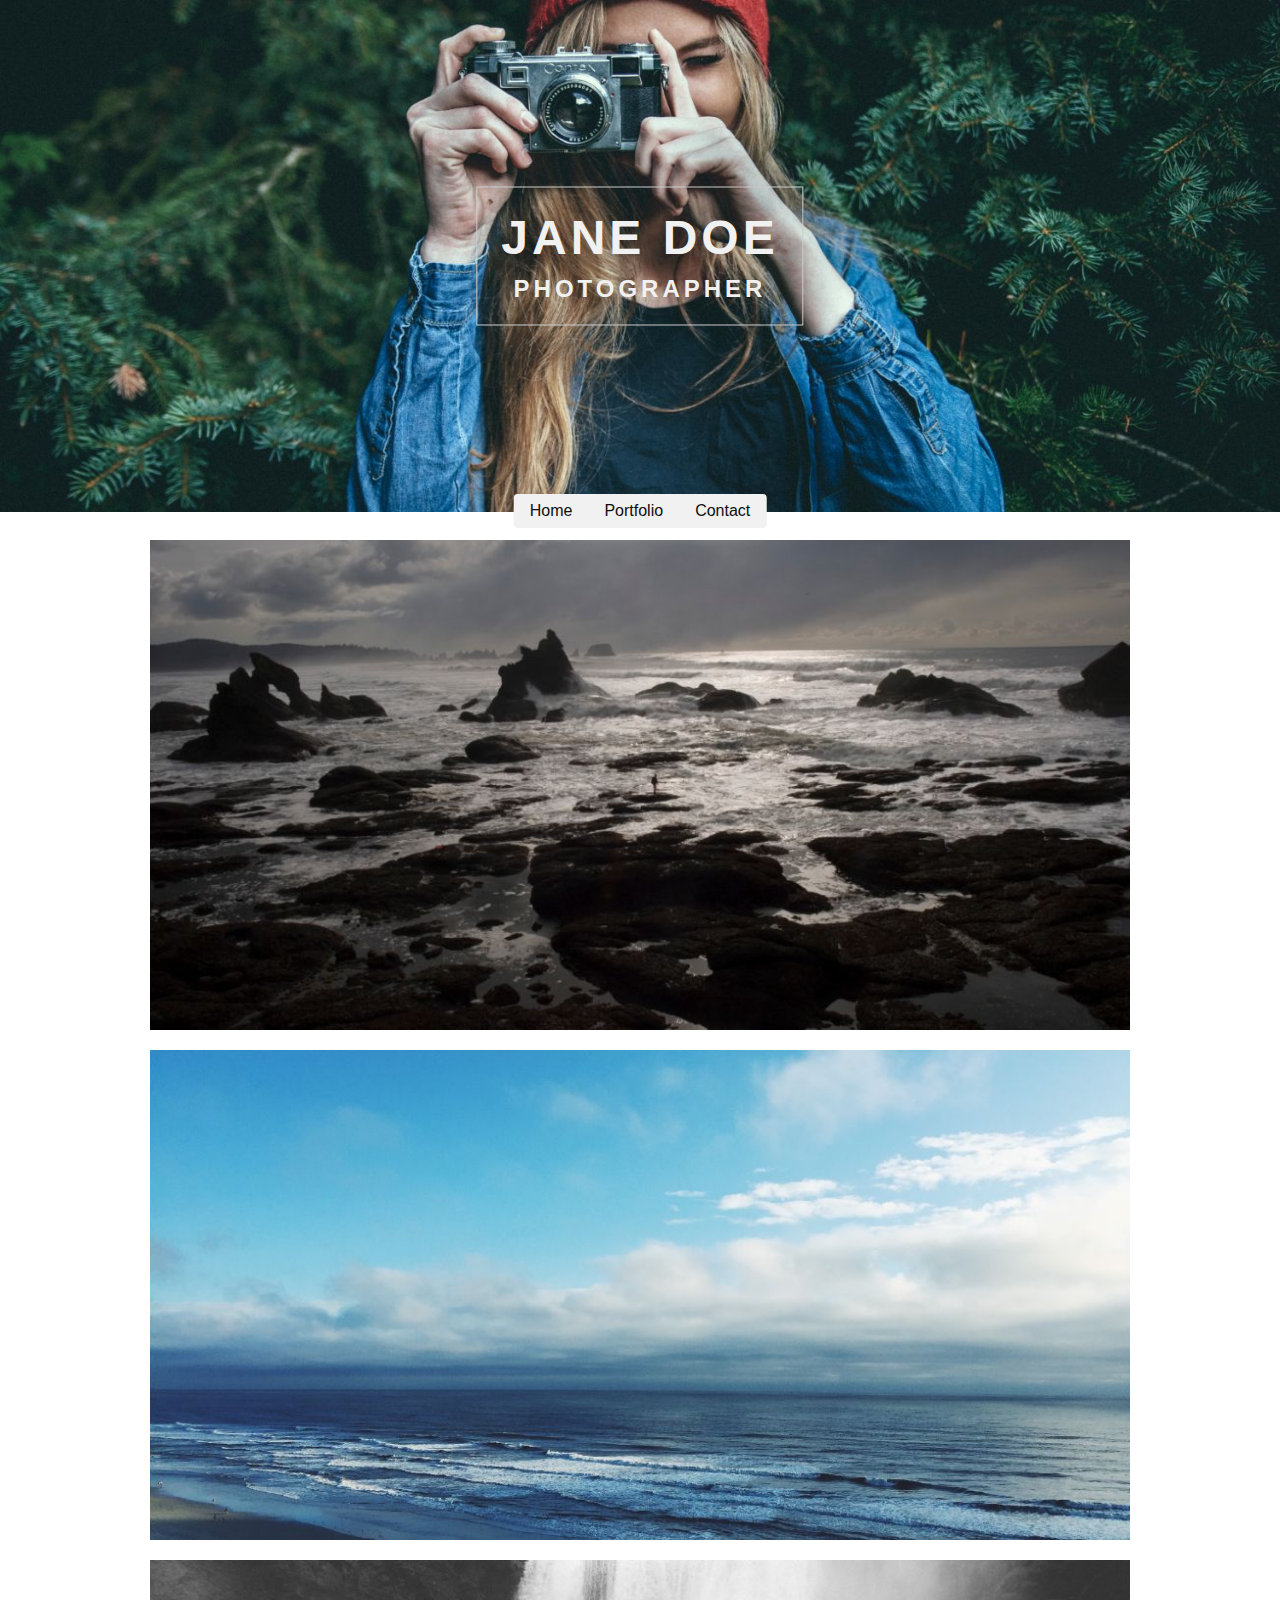
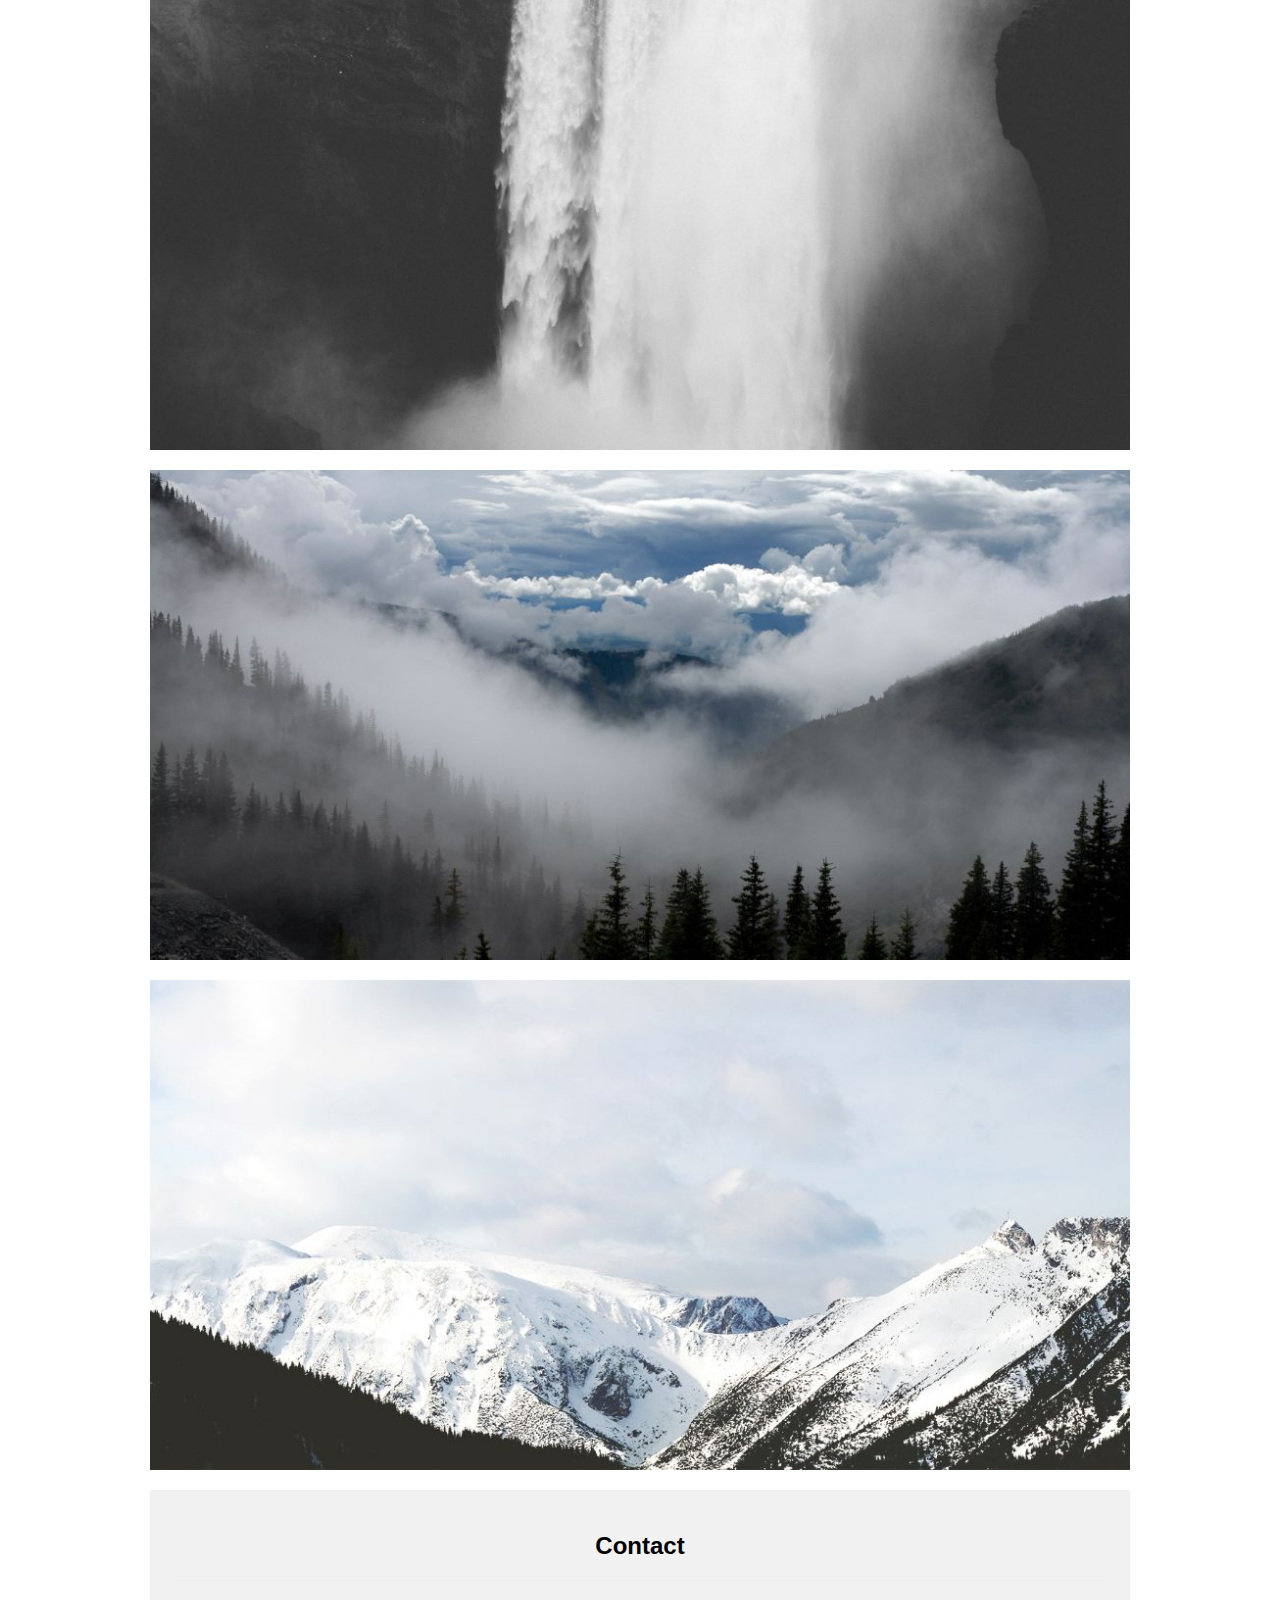
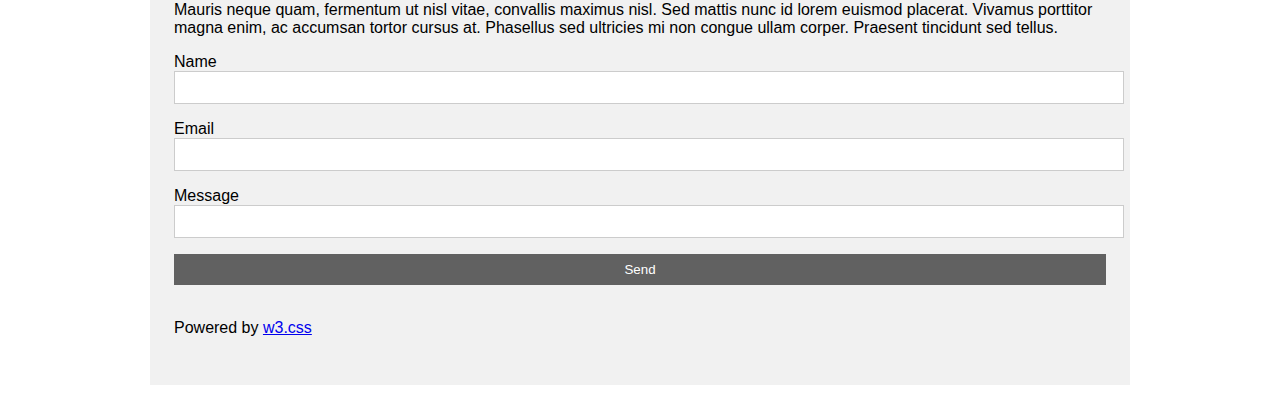
<file: 0306/index.html>
<!DOCTYPE html>
<html lang="en">

<head>
    <meta charset="UTF-8">
    <meta http-equiv="X-UA-Compatible" content="IE=edge">
    <meta name="viewport" content="width=device-width, initial-scale=1.0">
    <link rel="stylesheet" href="style.css">
    <title>Alihan Keskin</title>
</head>

<body>
    <header>
        <img src="photographer.jpg" alt="">
        <div id="title-box">
            <h1>JANE DOE</h1>
            <h3>PHOTOGRAPHER</h3>
        </div>
        <nav>
            <a href="#">Home</a>
            <a href="#portfolio">Portfolio</a>
            <a href="#contact">Contact</a>
        </nav>
    </header>
    <main id="portfolio">
        <img src="ocean.jpg" alt="">
        <img src="ocean2.jpg" alt="">
        <img src="falls2.jpg" alt="">
        <img src="mountainskies.jpg" alt="">
        <img src="mountains2.jpg" alt="">
        <div id="contact">
            <h3>Contact</h3>
            <hr>
            <p>
                Mauris neque quam, fermentum ut nisl vitae, convallis maximus nisl. Sed mattis nunc id lorem euismod
                placerat. Vivamus porttitor magna enim, ac accumsan tortor cursus at. Phasellus sed ultricies mi non
                congue ullam corper. Praesent tincidunt sed tellus.
            </p>
            <form action="">
                <div>
                    <label for="">Name</label>
                    <input type="text" name="Name" id="">
                </div>
                <div>
                    <label for="">Email</label>
                    <input type="text" name="Email" id="">
                </div>
                <div>
                    <label for="">Message</label>
                    <input type="text" name="Message" id="">
                </div>
                <button>Send</button>
            </form>
            <br>
            <p>Powered by <a href="https://www.w3schools.com/w3css/default.asp" target="_blank"
                    class="w3-hover-text-green">w3.css</a></p>
        </div>
    </main>
</body>

</html>
</file>
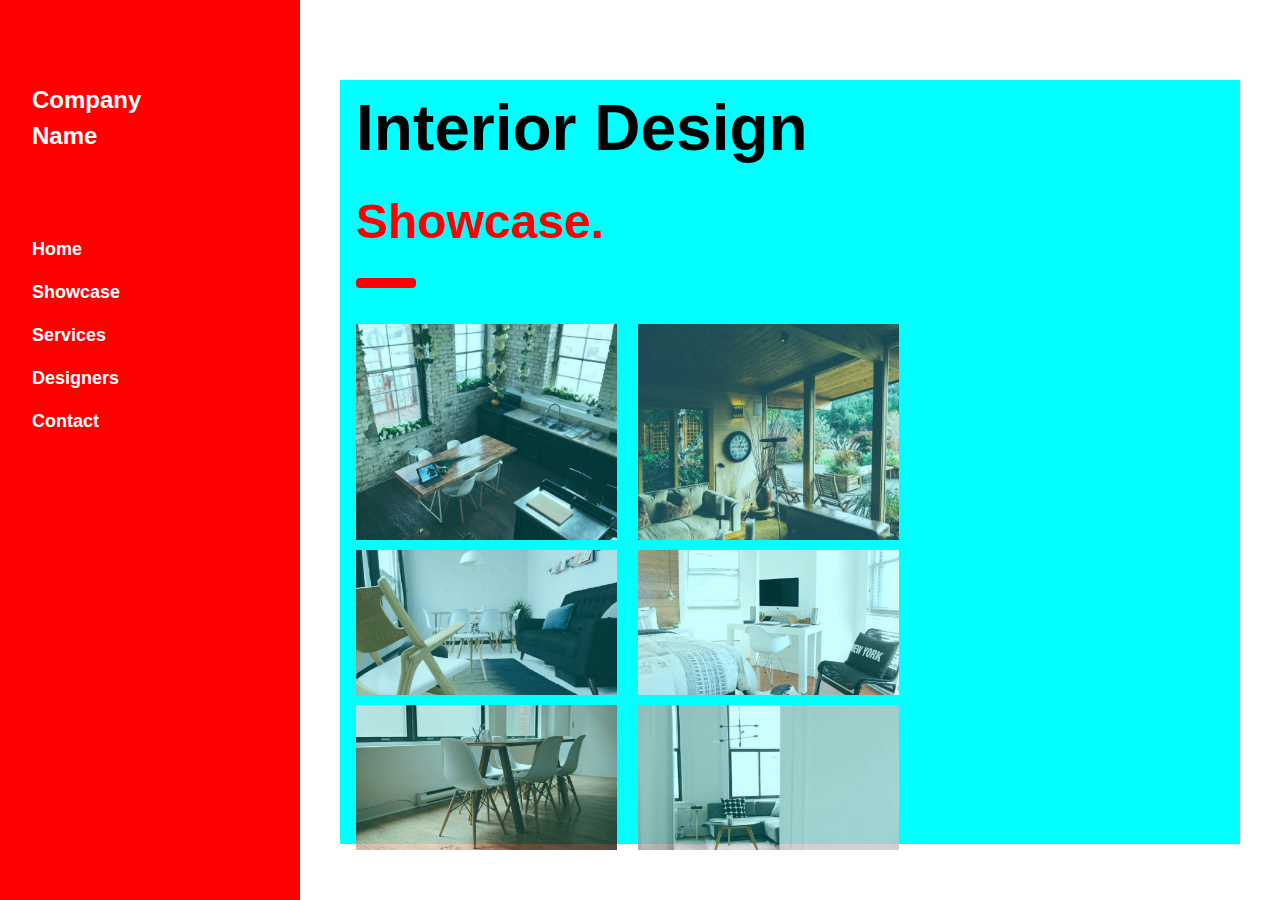
<file: 1006/index.html>
<!DOCTYPE html>
<html lang="en">

<head>
    <meta charset="UTF-8">
    <meta http-equiv="X-UA-Compatible" content="IE=edge">
    <meta name="viewport" content="width=device-width, initial-scale=1.0">
    <title>Ekrem</title>
    <link rel="stylesheet" href="style.css">
</head>

<body>
    <nav>
        <div id="company-name">
            <h2>Company<br>Name</h2>
        </div>
        <div id="menu-list">
            <a href="#">Home</a>
            <a href="#">Showcase</a>
            <a href="#">Services</a>
            <a href="#">Designers</a>
            <a href="#">Contact</a>
        </div>
    </nav>
    <header>
        <a href="">Menu</a>
        <span>Company Name</span>
    </header>
    <main>
        <div id="header">
            <h1>Interior Design</h1>
            <h1>Showcase.</h1>
            <hr>
        </div>
        <div id="photos">
            <div class="col">
                <img src="kitchenconcrete.jpg" alt="">
                <img src="livingroom.jpg" alt="">
                <img src="diningroom.jpg" alt="">
            </div>
            <div class="col">
                <img src="atrium.jpg" alt="">
                <img src="bedroom.jpg" alt="">
                <img src="livingroom2.jpg" alt="">
            </div>
        </div>
        <div id="services"></div>
        <div id="designers"></div>
        <div id="team"></div>
        <div id="contact"></div>
    </main>
</body>

</html>
</file>
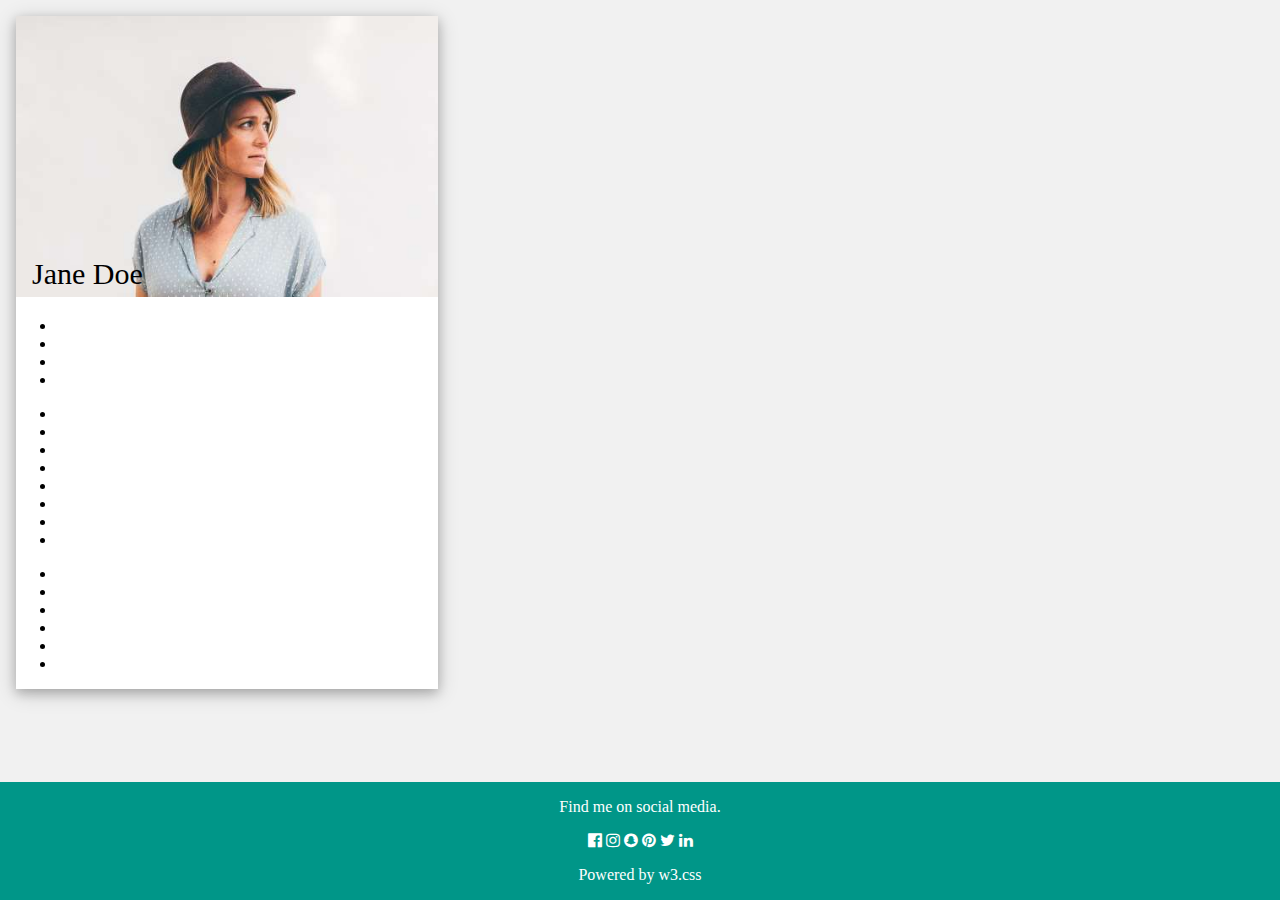
<file: 1606/index.html>
<!DOCTYPE html>
<html lang="en">

<head>
    <meta charset="UTF-8">
    <meta http-equiv="X-UA-Compatible" content="IE=edge">
    <meta name="viewport" content="width=device-width, initial-scale=1.0">
    <title>Document</title>
    <link rel="stylesheet" href="style.css">
    <link rel="stylesheet" href="https://cdnjs.cloudflare.com/ajax/libs/font-awesome/4.7.0/css/font-awesome.min.css">
</head>

<body>
    <section id="left-container">
        <div class="header">
            <img src="avatar_hat.jpg" alt="">
            <h3>Jane Doe</h3>
        </div>
        <div class="personal">
            <ul>
                <li></li>
                <li></li>
                <li></li>
                <li></li>
            </ul>
        </div>
        <div class="skill">
            <h4></h4>
            <ul>
                <li></li>
                <li></li>
                <li></li>
                <li></li>
                <li></li>
                <li></li>
                <li></li>
                <li></li>
            </ul>
        </div>
        <div class="language">
            <h4></h4>
            <ul>
                <li></li>
                <li></li>
                <li></li>
                <li></li>
                <li></li>
                <li></li>
            </ul>
        </div>
    </section>
    <main>
        <div class="container">
            <div class="container-title"></div>
            <ul>
                <li>
                    <div class="work-title"></div>
                    <div class="date"></div>
                    <div class="description"></div>
                </li>
                <li>
                    <div class="work-title"></div>
                    <div class="date"></div>
                    <div class="description"></div>
                </li>
                <li>
                    <div class="work-title"></div>
                    <div class="date"></div>
                    <div class="description"></div>
                </li>
            </ul>
        </div>
        <div class="container">
            <div class="container-title"></div>
            <ul>
                <li>
                    <div class="edu-title"></div>
                    <div class="date"></div>
                    <div class="description"></div>
                </li>
                <li>
                    <div class="edu-title"></div>
                    <div class="date"></div>
                    <div class="description"></div>
                </li>
                <li>
                    <div class="edu-title"></div>
                    <div class="date"></div>
                    <div class="description"></div>
                </li>
            </ul>
        </div>
    </main>
    <footer>
        <p>Find me on social media.</p>
        <div class="social-media">
            <i class="fa fa-facebook-official"></i>
            <i class="fa fa-instagram"></i>
            <i class="fa fa-snapchat"></i>
            <i class="fa fa-pinterest"></i>
            <i class="fa fa-twitter"></i>
            <i class="fa fa-linkedin"></i>
        </div>
        <p>Powered by w3.css</p>
    </footer>
</body>

</html>
</file>
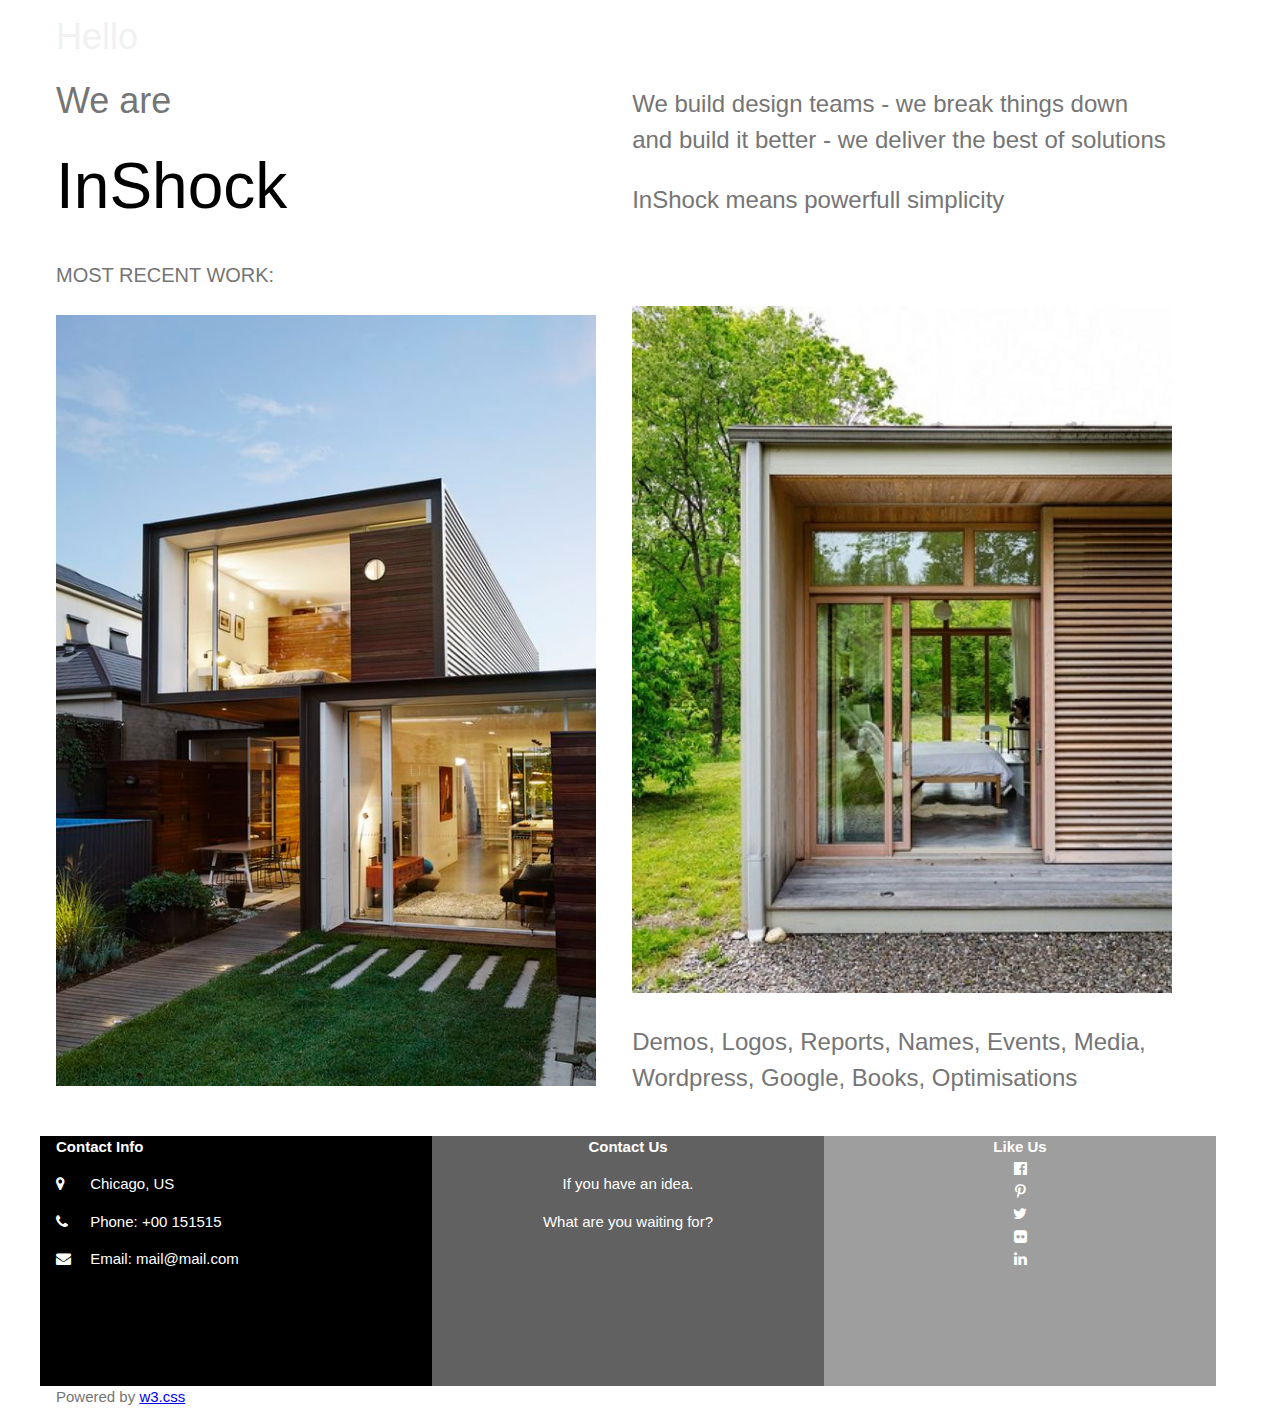
<file: 2306/index.html>
<!DOCTYPE html>
<html lang="en">

<head>
    <meta charset="UTF-8">
    <meta http-equiv="X-UA-Compatible" content="IE=edge">
    <meta name="viewport" content="width=device-width, initial-scale=1.0">
    <title>Document</title>
    <link rel="stylesheet" href="https://cdnjs.cloudflare.com/ajax/libs/font-awesome/4.7.0/css/font-awesome.min.css">
    <link rel="stylesheet" href="style.css">
</head>

<body>
    <div class="row">
        <div class="col">
            <h1>Hello</h1>
            <h1>We are</h1>
            <h1>InShock</h1>
        </div>
        <div class="col">
            <p>We build design teams
                - we break things down and build it better
                - we deliver the best of solutions</p>
            <p>InShock means powerfull simplicity</p>
        </div>
    </div>
    <div class="panel">
        <h4>MOST RECENT WORK:</h4>
    </div>
    <div class="row">
        <div class="col">
            <img src="house1.jpg" style="width:100%">
        </div>
        <div class="col">
            <img src="house_arch.jpg" style="width:100%">
            <p>Demos, Logos, Reports, Names, Events, Media, Wordpress, Google, Books, Optimisations</p>
        </div>
    </div>
    <div class="row w3">
        <div class="third">
            <h2>Contact Info</h2>
            <p><i class="fa fa-map-marker" style="width:30px"></i> Chicago, US</p>
            <p><i class="fa fa-phone" style="width:30px"></i> Phone: +00 151515</p>
            <p><i class="fa fa-envelope" style="width:30px"> </i> Email: mail@mail.com</p>
        </div>
        <div class="third">
            <h2>Contact Us</h2>
            <p>If you have an idea.</p>
            <p>What are you waiting for?</p>
        </div>
        <div class="third">
            <h2>Like Us</h2>
            <i class="w3-xlarge fa fa-facebook-official"></i><br>
            <i class="w3-xlarge fa fa-pinterest-p"></i><br>
            <i class="w3-xlarge fa fa-twitter"></i><br>
            <i class="w3-xlarge fa fa-flickr"></i><br>
            <i class="w3-xlarge fa fa-linkedin"></i>
        </div>
    </div>
    <footer>
        <p>Powered by <a href="https://www.w3schools.com/w3css/default.asp" target="_blank">w3.css</a></p>
    </footer>
</body>

</html>
</file>
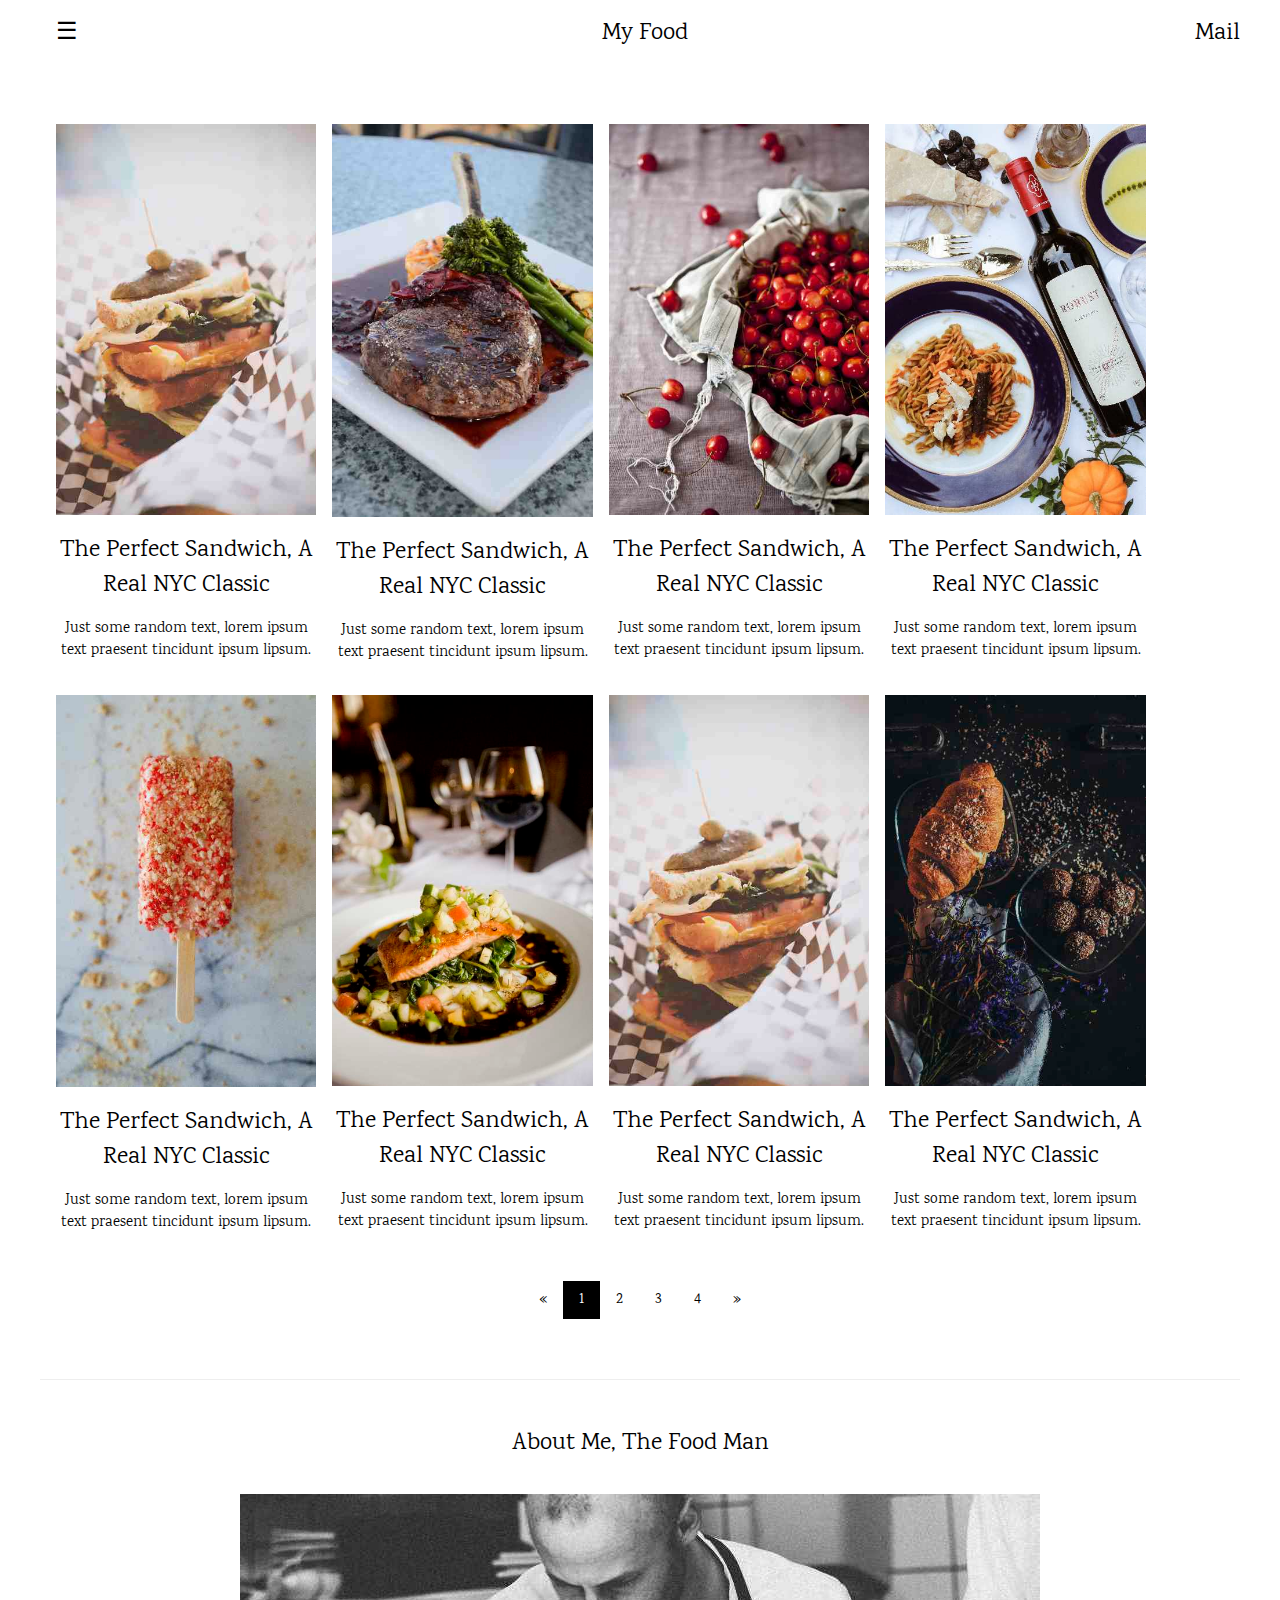
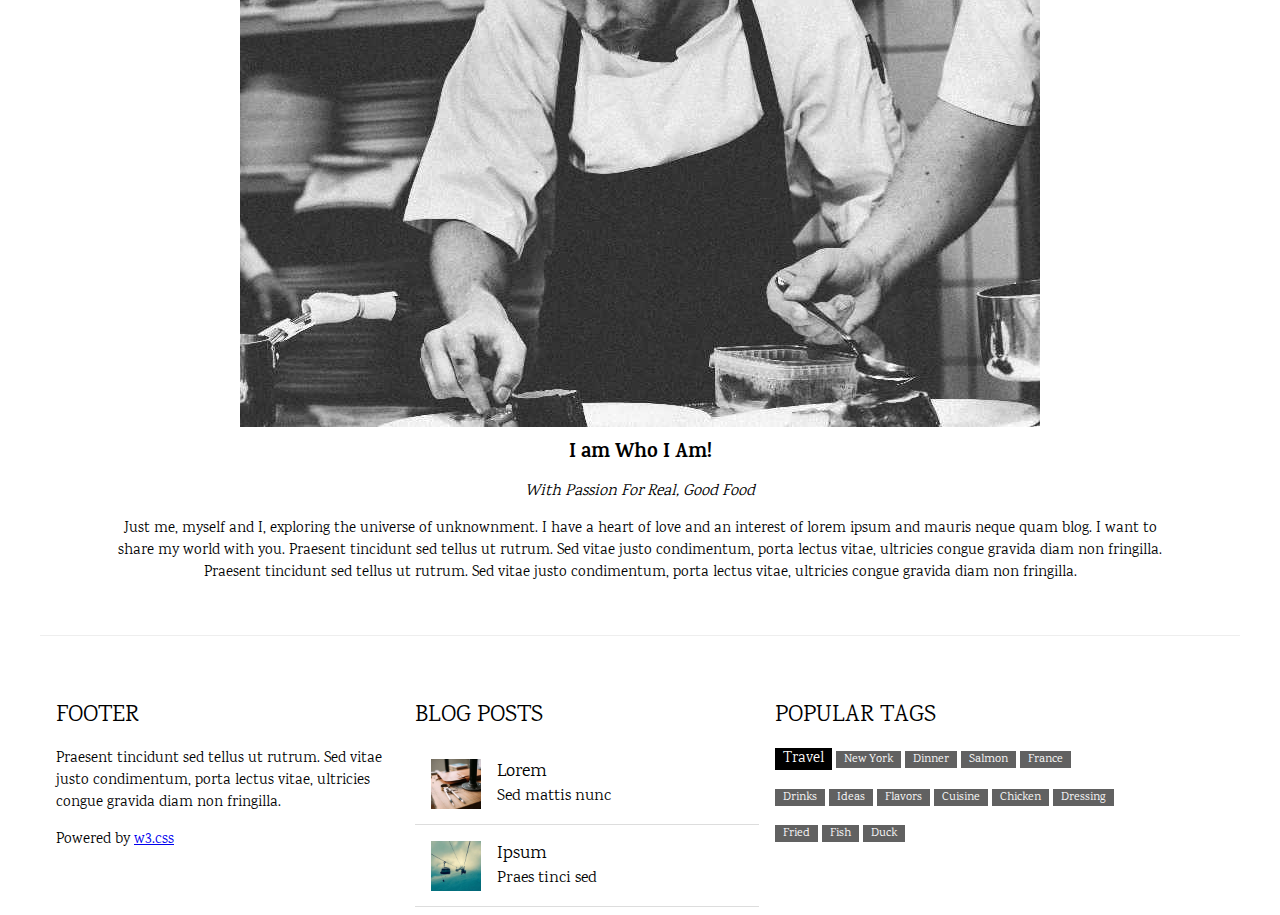
<file: 2406/index.html>
<!DOCTYPE html>
<html lang="en">

<head>
    <meta charset="UTF-8">
    <meta http-equiv="X-UA-Compatible" content="IE=edge">
    <meta name="viewport" content="width=device-width, initial-scale=1.0">
    <title>Document</title>
    <link rel="stylesheet" href="style.css">
    <link rel="stylesheet" href="https://fonts.googleapis.com/css?family=Karma">
</head>

<body>
    <header>
        <div class="menu">
            <div class="menu-button">☰</div>
            <div class="menu-mail">Mail</div>
            <div class="menu-title">My Food</div>
        </div>
    </header>
    <main>
        <section class="meals-row">
            <div class="meal-quarter">
                <img src="sandwich.jpg" alt="Sandwich">
                <h3>The Perfect Sandwich, A Real NYC Classic</h3>
                <p>Just some random text, lorem ipsum text praesent tincidunt ipsum lipsum.</p>
            </div>
            <div class="meal-quarter">
                <img src="steak.jpg" alt="Sandwich">
                <h3>The Perfect Sandwich, A Real NYC Classic</h3>
                <p>Just some random text, lorem ipsum text praesent tincidunt ipsum lipsum.</p>
            </div>
            <div class="meal-quarter">
                <img src="cherries.jpg" alt="Sandwich">
                <h3>The Perfect Sandwich, A Real NYC Classic</h3>
                <p>Just some random text, lorem ipsum text praesent tincidunt ipsum lipsum.</p>
            </div>
            <div class="meal-quarter">
                <img src="wine.jpg" alt="Sandwich">
                <h3>The Perfect Sandwich, A Real NYC Classic</h3>
                <p>Just some random text, lorem ipsum text praesent tincidunt ipsum lipsum.</p>
            </div>
        </section>
        <div style="clear: both;"></div>
        <section class="meals-row">
            <div class="meal-quarter">
                <img src="popsicle.jpg" alt="Sandwich">
                <h3>The Perfect Sandwich, A Real NYC Classic</h3>
                <p>Just some random text, lorem ipsum text praesent tincidunt ipsum lipsum.</p>
            </div>
            <div class="meal-quarter">
                <img src="salmon.jpg" alt="Sandwich">
                <h3>The Perfect Sandwich, A Real NYC Classic</h3>
                <p>Just some random text, lorem ipsum text praesent tincidunt ipsum lipsum.</p>
            </div>
            <div class="meal-quarter">
                <img src="sandwich.jpg" alt="Sandwich">
                <h3>The Perfect Sandwich, A Real NYC Classic</h3>
                <p>Just some random text, lorem ipsum text praesent tincidunt ipsum lipsum.</p>
            </div>
            <div class="meal-quarter">
                <img src="croissant.jpg" alt="Sandwich">
                <h3>The Perfect Sandwich, A Real NYC Classic</h3>
                <p>Just some random text, lorem ipsum text praesent tincidunt ipsum lipsum.</p>
            </div>
        </section>
        <div style="clear: both;"></div>
        <section class="pagination">
            <div class="bar">
                <a href="#">«</a>
                <a href="#" class="a-first">1</a>
                <a href="#">2</a>
                <a href="#">3</a>
                <a href="#">4</a>
                <a href="#">»</a>
            </div>
        </section>
        <div style="clear: both;"></div>
        <hr id="about">
        <section class="about">
            <h3>About Me, The Food Man</h3>
            <br>
            <img src="chef.jpg" alt="Me">
            <div class="about-content">
                <h4><b>I am Who I Am!</b></h4>
                <h6><i>With Passion For Real, Good Food</i></h6>
                <p>Just me, myself and I, exploring the universe of unknownment. I have a heart of love and an interest
                    of lorem ipsum and mauris neque quam blog. I want to share my world with you. Praesent tincidunt sed
                    tellus ut rutrum. Sed vitae justo condimentum, porta lectus vitae, ultricies congue gravida diam non
                    fringilla. Praesent tincidunt sed tellus ut rutrum. Sed vitae justo condimentum, porta lectus vitae,
                    ultricies congue gravida diam non fringilla.</p>

            </div>
        </section>
        <div style="clear: both;"></div>
        <hr>
        <footer>
            <div class="third">
                <h3>FOOTER</h3>
                <p>Praesent tincidunt sed tellus ut rutrum. Sed vitae justo condimentum, porta lectus vitae, ultricies
                    congue gravida diam non fringilla.</p>
                <p>Powered by <a href="https://www.w3schools.com/w3css/default.asp" target="_blank">w3.css</a></p>
            </div>
            <div class="third">
                <h3>BLOG POSTS</h3>
                <ul>
                    <li>
                        <img src="workshop.jpg">
                        <span class="large">Lorem</span><br>
                        <span>Sed mattis nunc</span>
                    </li>
                    <li>
                        <img src="gondol.jpg">
                        <span class="large">Ipsum</span><br>
                        <span>Praes tinci sed</span>
                    </li>
                </ul>
            </div>
            <div class="third">
                <h3>POPULAR TAGS</h3>
                <p>
                    <span class="tag tag-black tag-margin-bottom">Travel</span> <span class="tag tag-dark-grey tag-small tag-margin-bottom">New York</span> <span class="tag tag-dark-grey tag-small tag-margin-bottom">Dinner</span>
                    <span class="tag tag-dark-grey tag-small tag-margin-bottom">Salmon</span> <span class="tag tag-dark-grey tag-small tag-margin-bottom">France</span> <span class="tag tag-dark-grey tag-small tag-margin-bottom">Drinks</span>
                    <span class="tag tag-dark-grey tag-small tag-margin-bottom">Ideas</span> <span class="tag tag-dark-grey tag-small tag-margin-bottom">Flavors</span> <span class="tag tag-dark-grey tag-small tag-margin-bottom">Cuisine</span>
                    <span class="tag tag-dark-grey tag-small tag-margin-bottom">Chicken</span> <span class="tag tag-dark-grey tag-small tag-margin-bottom">Dressing</span> <span class="tag tag-dark-grey tag-small tag-margin-bottom">Fried</span>
                    <span class="tag tag-dark-grey tag-small tag-margin-bottom">Fish</span> <span class="tag tag-dark-grey tag-small tag-margin-bottom">Duck</span>
                  </p>
            </div>
        </footer>
        <div style="clear: both;"></div>
    </main>
</body>

</html>
</file>
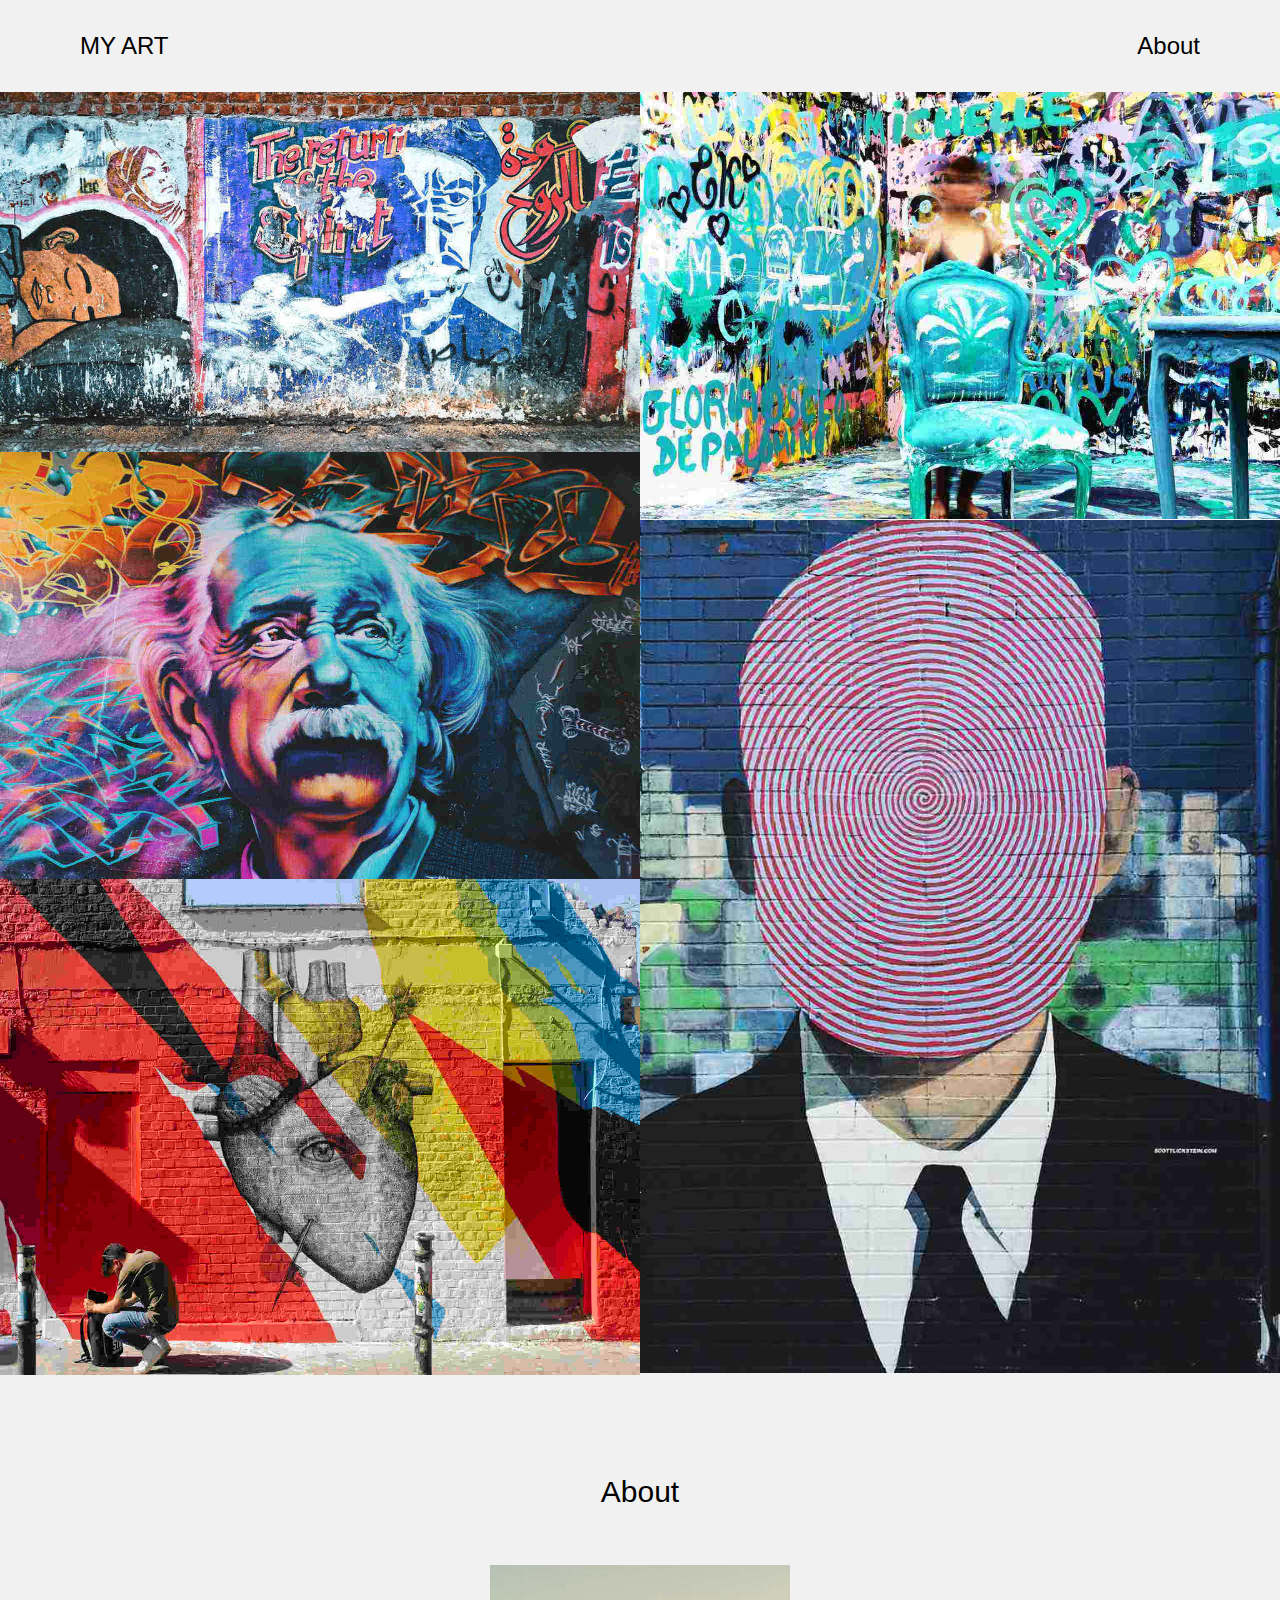
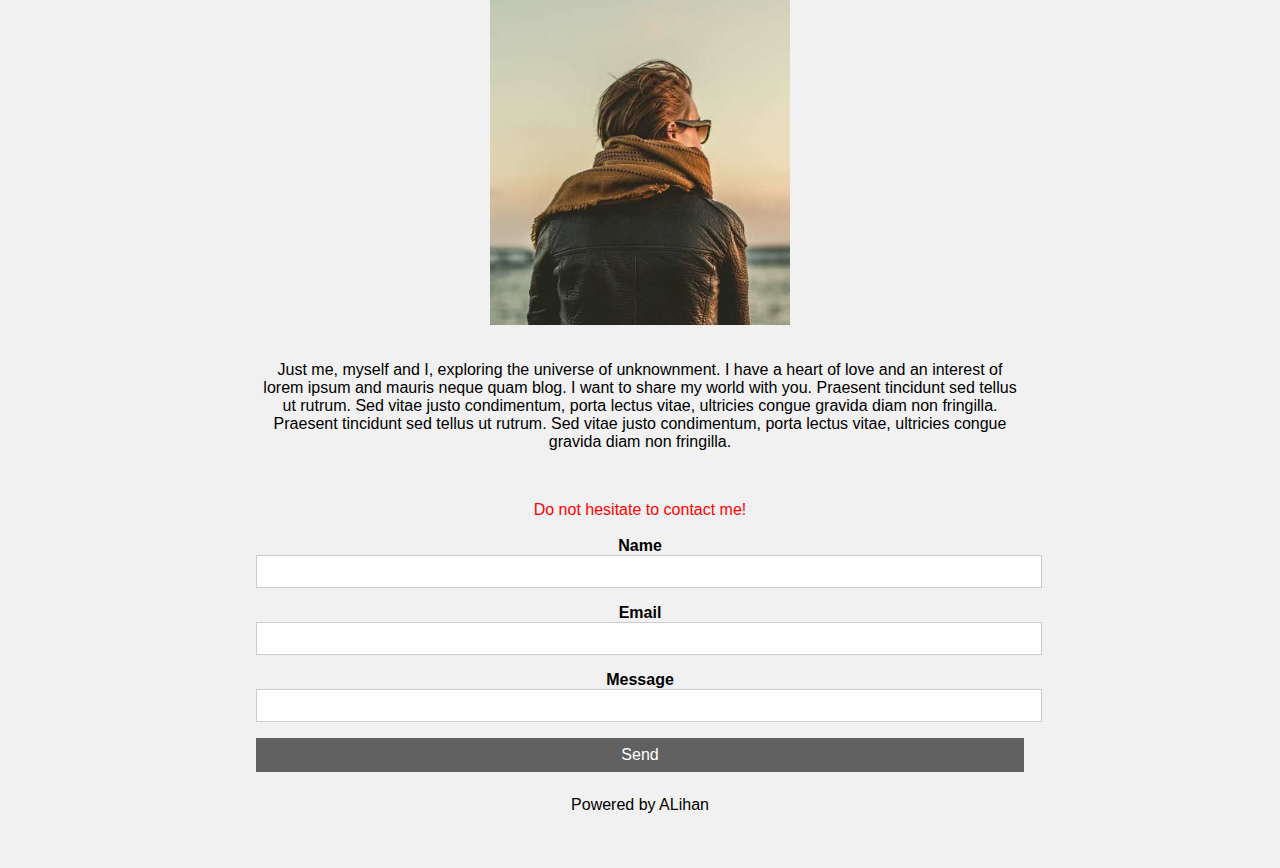
<file: 0206/html/index.html>
<!DOCTYPE html>
<html lang="en">

<head>
    <meta charset="UTF-8">
    <meta http-equiv="X-UA-Compatible" content="IE=edge">
    <meta name="viewport" content="width=device-width, initial-scale=1.0">
    <link rel="stylesheet" href="../css/style.css">
    <title>Caner Güreşçi</title>
</head>

<body>
    <header>
        <a href="#">MY ART</a>
        <a href="#about">About</a>
    </header>
    <section id="images">
        <div class="col">
            <img src="../assets/img/streetart.jpg" alt="">
            <img src="../assets/img/streetart2.jpg" alt="">
            <img src="../assets/img/streetart5.jpg" alt="">
        </div>
        <div class="col">
            <img src="../assets/img/streetart3.jpg" alt="">
            <img src="../assets/img/streetart4.jpg" alt="">
        </div>
    </section>
    <section id="about">
        <h2>About</h2>
        <img src="../assets/img/boy.jpg" alt="">
        <p>Just me, myself and I, exploring the universe of unknownment. I have a heart of love and an interest of lorem
            ipsum and mauris neque quam blog. I want to share my world with you. Praesent tincidunt sed tellus ut
            rutrum. Sed vitae justo condimentum, porta lectus vitae, ultricies congue gravida diam non fringilla.
            Praesent tincidunt sed tellus ut rutrum. Sed vitae justo condimentum, porta lectus vitae, ultricies congue
            gravida diam non fringilla.</p>
    </section>
    <section id="contact">
        <p>Do not hesitate to contact me!</p>
        <div class="row">
            <label for=""><b>Name</b></label>
            <input type="text" name="" id="">
        </div>
        <div class="row">
            <label for=""><b>Email</b></label>
            <input type="text" name="" id="">
        </div>
        <div class="row">
            <label for=""><b>Message</b></label>
            <input type="text" name="" id="">
        </div>
        <button>Send</button>
    </section>
    <footer>Powered by ALihan</footer>
</body>

</html>
</file>
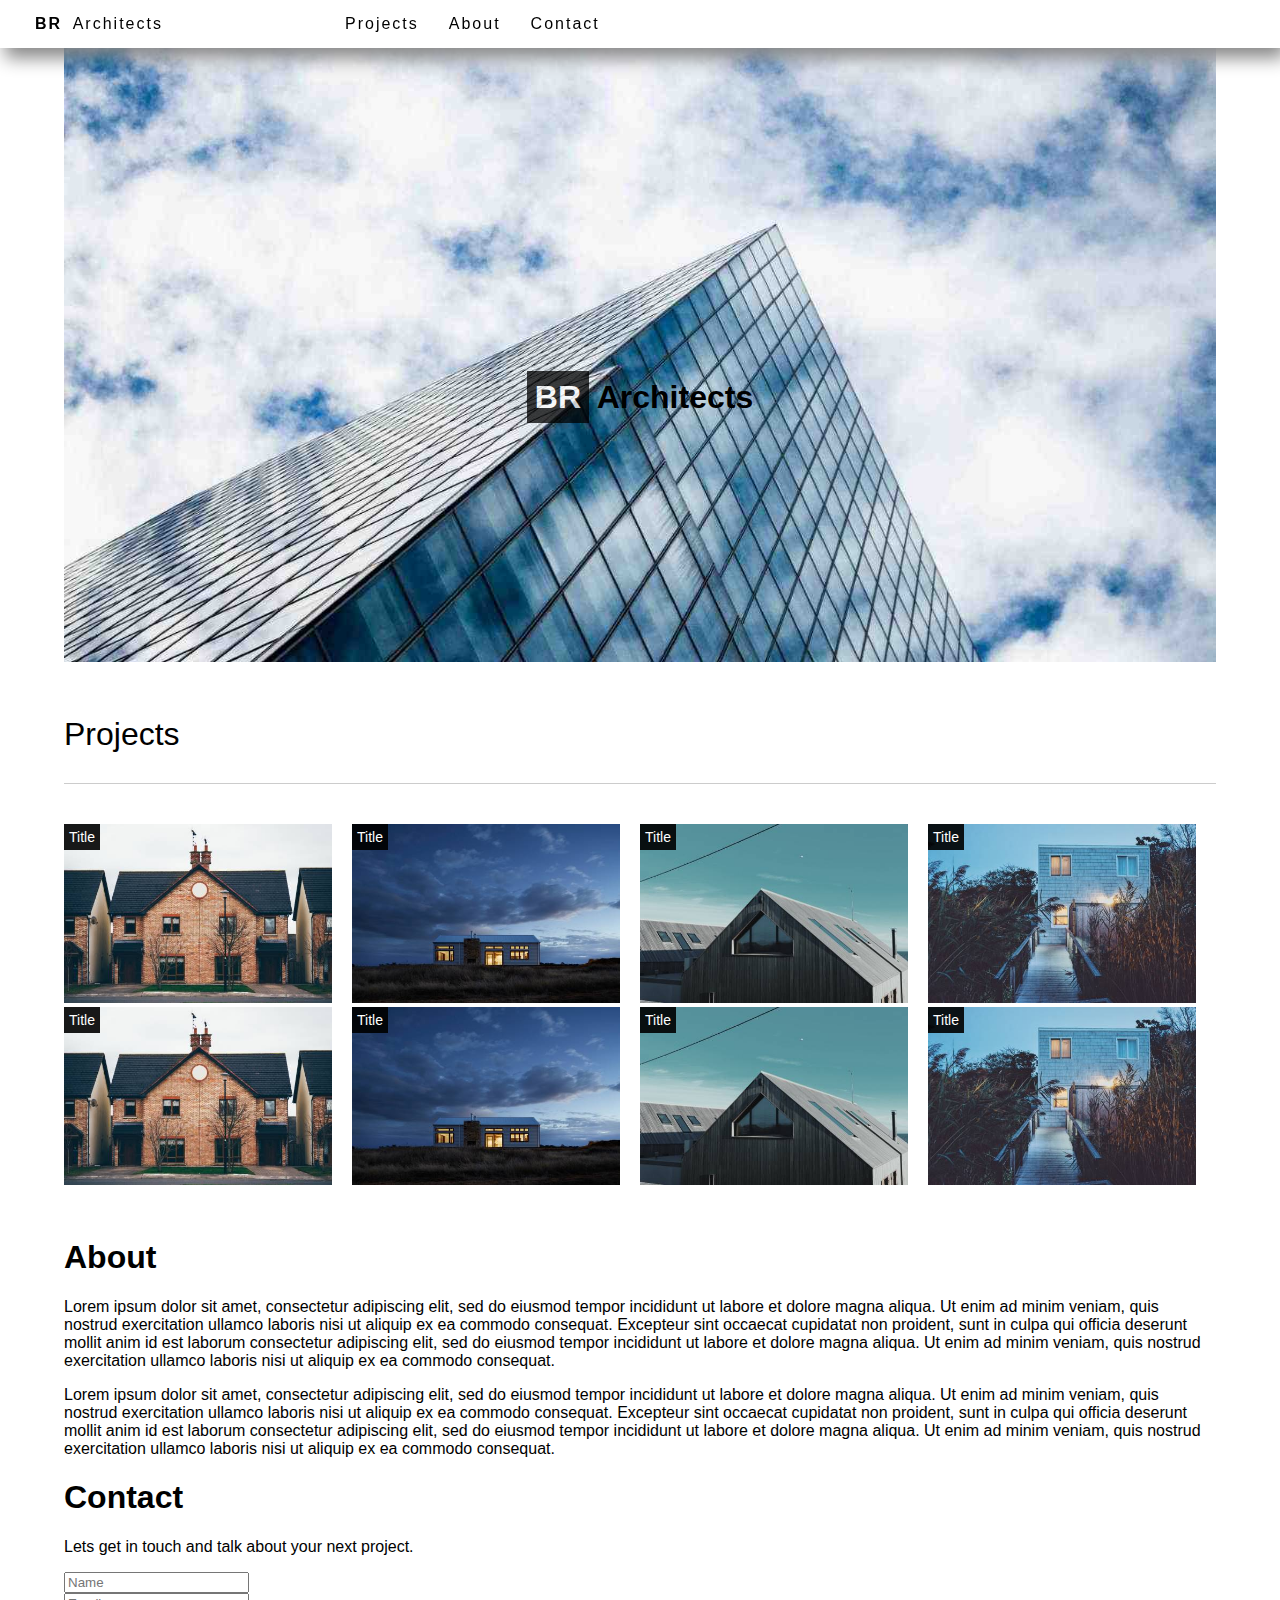
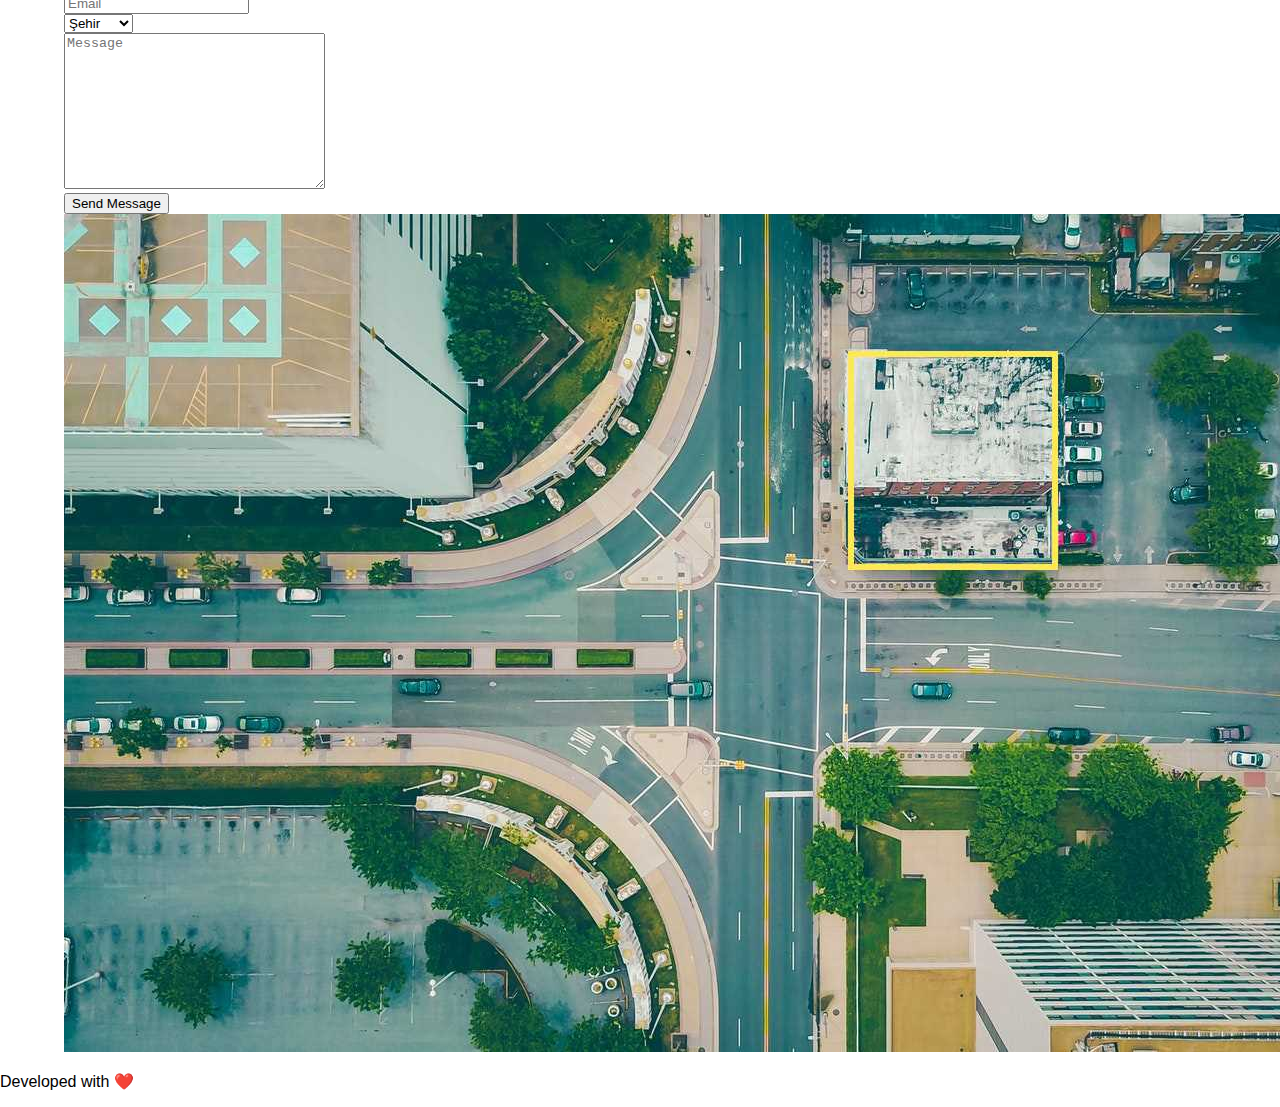
<file: 2605/html/index.html>
<!DOCTYPE html>
<html lang="en">

<head>
    <meta charset="UTF-8">
    <meta http-equiv="X-UA-Compatible" content="IE=edge">
    <meta name="viewport" content="width=device-width, initial-scale=1.0">
    <link rel="stylesheet" href="../css/style.css">
    <title>Document</title>
</head>

<body>
    <header>
        <div id="logo"><a href="index.html"><b>BR</b> Architects</a></div>
        <nav>
            <ul>
                <li><a href="#">Projects</a></li>
                <li><a href="#">About</a></li>
                <li><a href="#">Contact</a></li>
            </ul>
        </nav>
        <div class="clearfix"></div>
    </header>
    <main>
        <section id="banner">
            <img src="../assets/architect.jpg" alt="alihan">
            <h1><span>BR</span> Architects</h1>
        </section>
        <section id="projects">
            <h1 class="title">Projects</h1>
            <div class="project">
                <img src="../assets/house2.jpg" alt="">
                <h2>Title</h2>
            </div>
            <div class="project">
                <img src="../assets/house3.jpg" alt="">
                <h2>Title</h2>
            </div>
            <div class="project">
                <img src="../assets/house4.jpg" alt="">
                <h2>Title</h2>
            </div>
            <div class="project">
                <img src="../assets/house5.jpg" alt="">
                <h2>Title</h2>
            </div>
            <div class="project">
                <img src="../assets/house2.jpg" alt="">
                <h2>Title</h2>
            </div>
            <div class="project">
                <img src="../assets/house3.jpg" alt="">
                <h2>Title</h2>
            </div>
            <div class="project">
                <img src="../assets/house4.jpg" alt="">
                <h2>Title</h2>
            </div>
            <div class="project">
                <img src="../assets/house5.jpg" alt="">
                <h2>Title</h2>
            </div>
            <div class="clearfix"></div>
        </section>
        <section id="about">
            <h1>About</h1>
            <p>Lorem ipsum dolor sit amet, consectetur adipiscing elit, sed do eiusmod tempor incididunt ut labore et
                dolore magna aliqua. Ut enim ad minim veniam, quis nostrud exercitation ullamco laboris nisi ut aliquip
                ex ea commodo consequat. Excepteur sint occaecat cupidatat non proident, sunt in culpa qui officia
                deserunt mollit anim id est laborum consectetur adipiscing elit, sed do eiusmod tempor incididunt ut
                labore et dolore magna aliqua. Ut enim ad minim veniam, quis nostrud exercitation ullamco laboris nisi
                ut aliquip ex ea commodo consequat.</p>
            <p>Lorem ipsum dolor sit amet, consectetur adipiscing elit, sed do eiusmod tempor incididunt ut labore et
                dolore magna aliqua. Ut enim ad minim veniam, quis nostrud exercitation ullamco laboris nisi ut aliquip
                ex ea commodo consequat. Excepteur sint occaecat cupidatat non proident, sunt in culpa qui officia
                deserunt mollit anim id est laborum consectetur adipiscing elit, sed do eiusmod tempor incididunt ut
                labore et dolore magna aliqua. Ut enim ad minim veniam, quis nostrud exercitation ullamco laboris nisi
                ut aliquip ex ea commodo consequat.</p>
        </section>
        <section id="contact">
            <h1>Contact</h1>
            <p>Lets get in touch and talk about your next project.</p>
            <form action="" method="post">
                <input type="text" placeholder="Name"><br>
                <input type="email" name="" id="" placeholder="Email"><br>
                <select name="" id="">
                    <option value="">Şehir</option>
                    <option value="34">İstanbul</option>
                    <option value="06">Ankara</option>
                    <option value="35">İzmir</option>
                </select><br>
                <textarea name="" id="" cols="30" rows="10" placeholder="Message"></textarea><br>
                <button type="submit">Send Message</button>
            </form>
        </section>
        <section id="map">
            <img src="../assets/map.jpg" alt="alihan">
        </section>
    </main>
    <footer>
        <p>Developed with <a href="#">❤️</a></p>
    </footer>
</body>

</html>
</file>
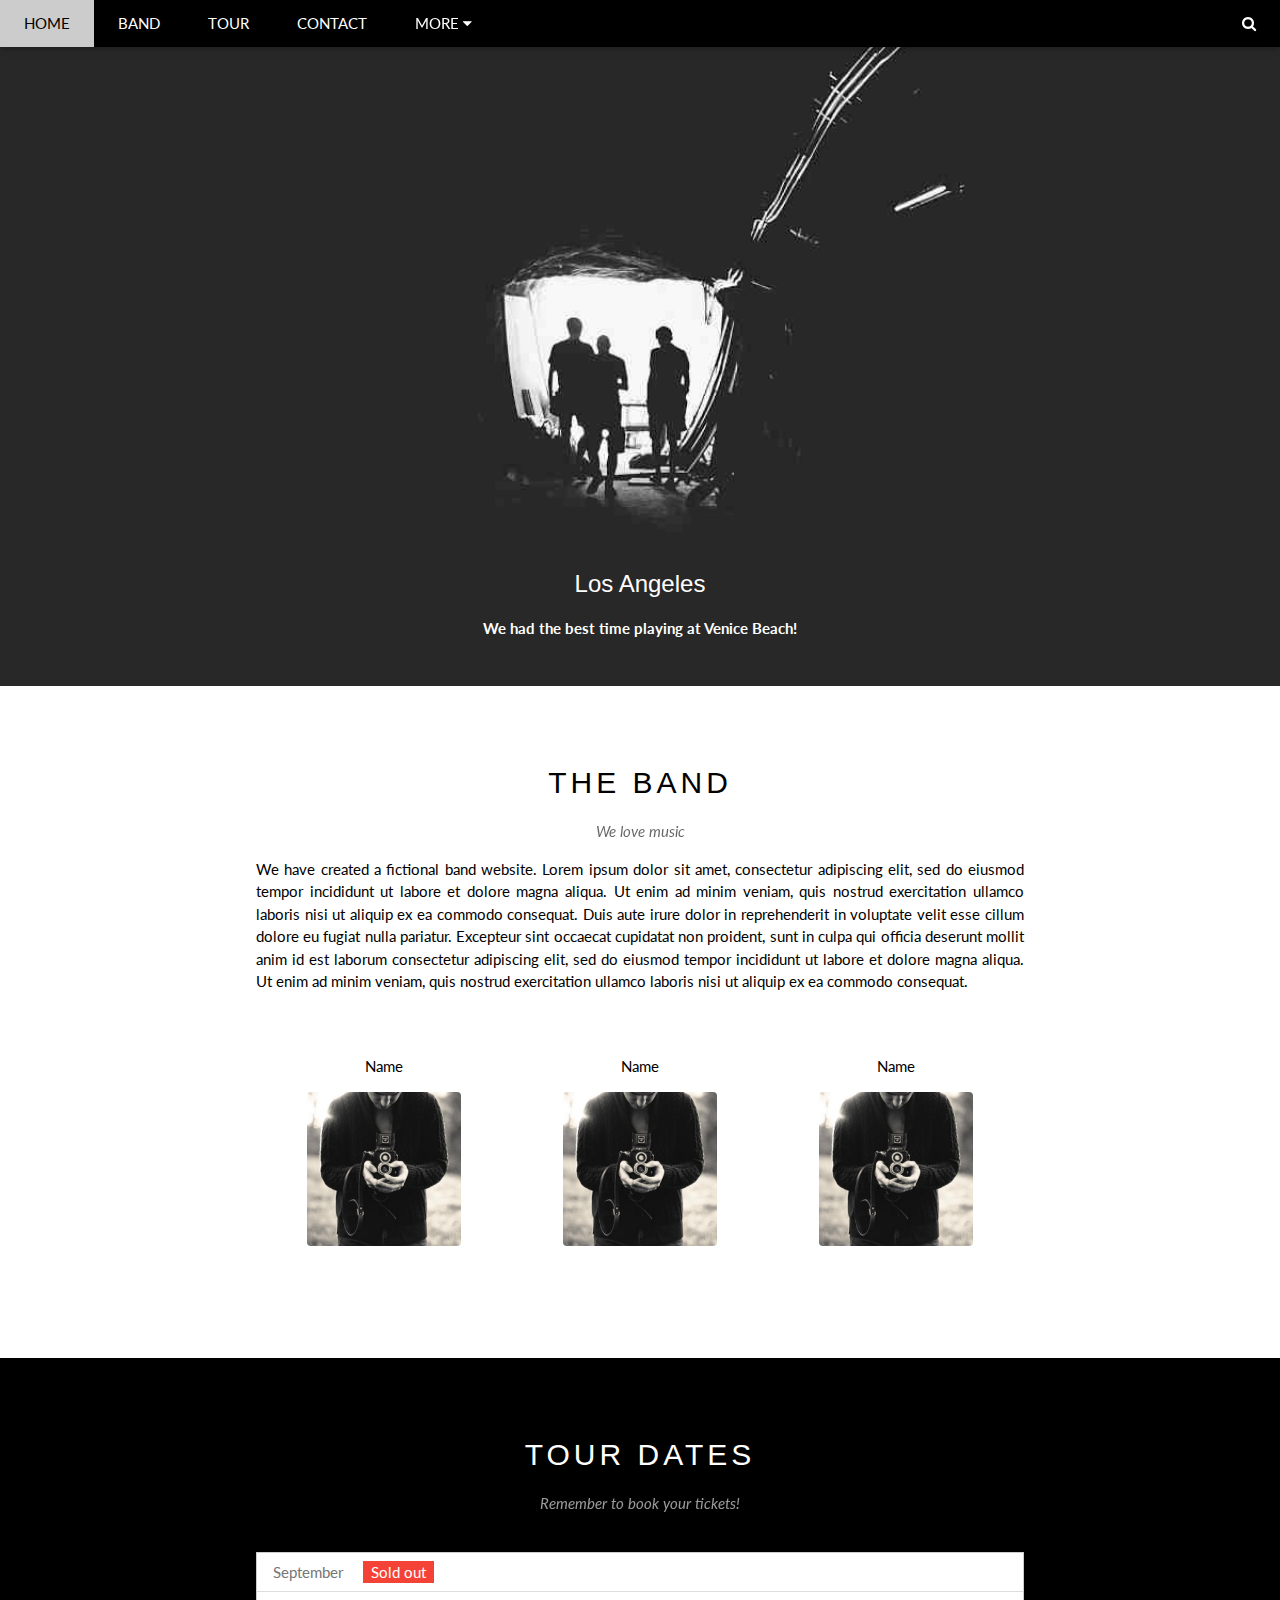
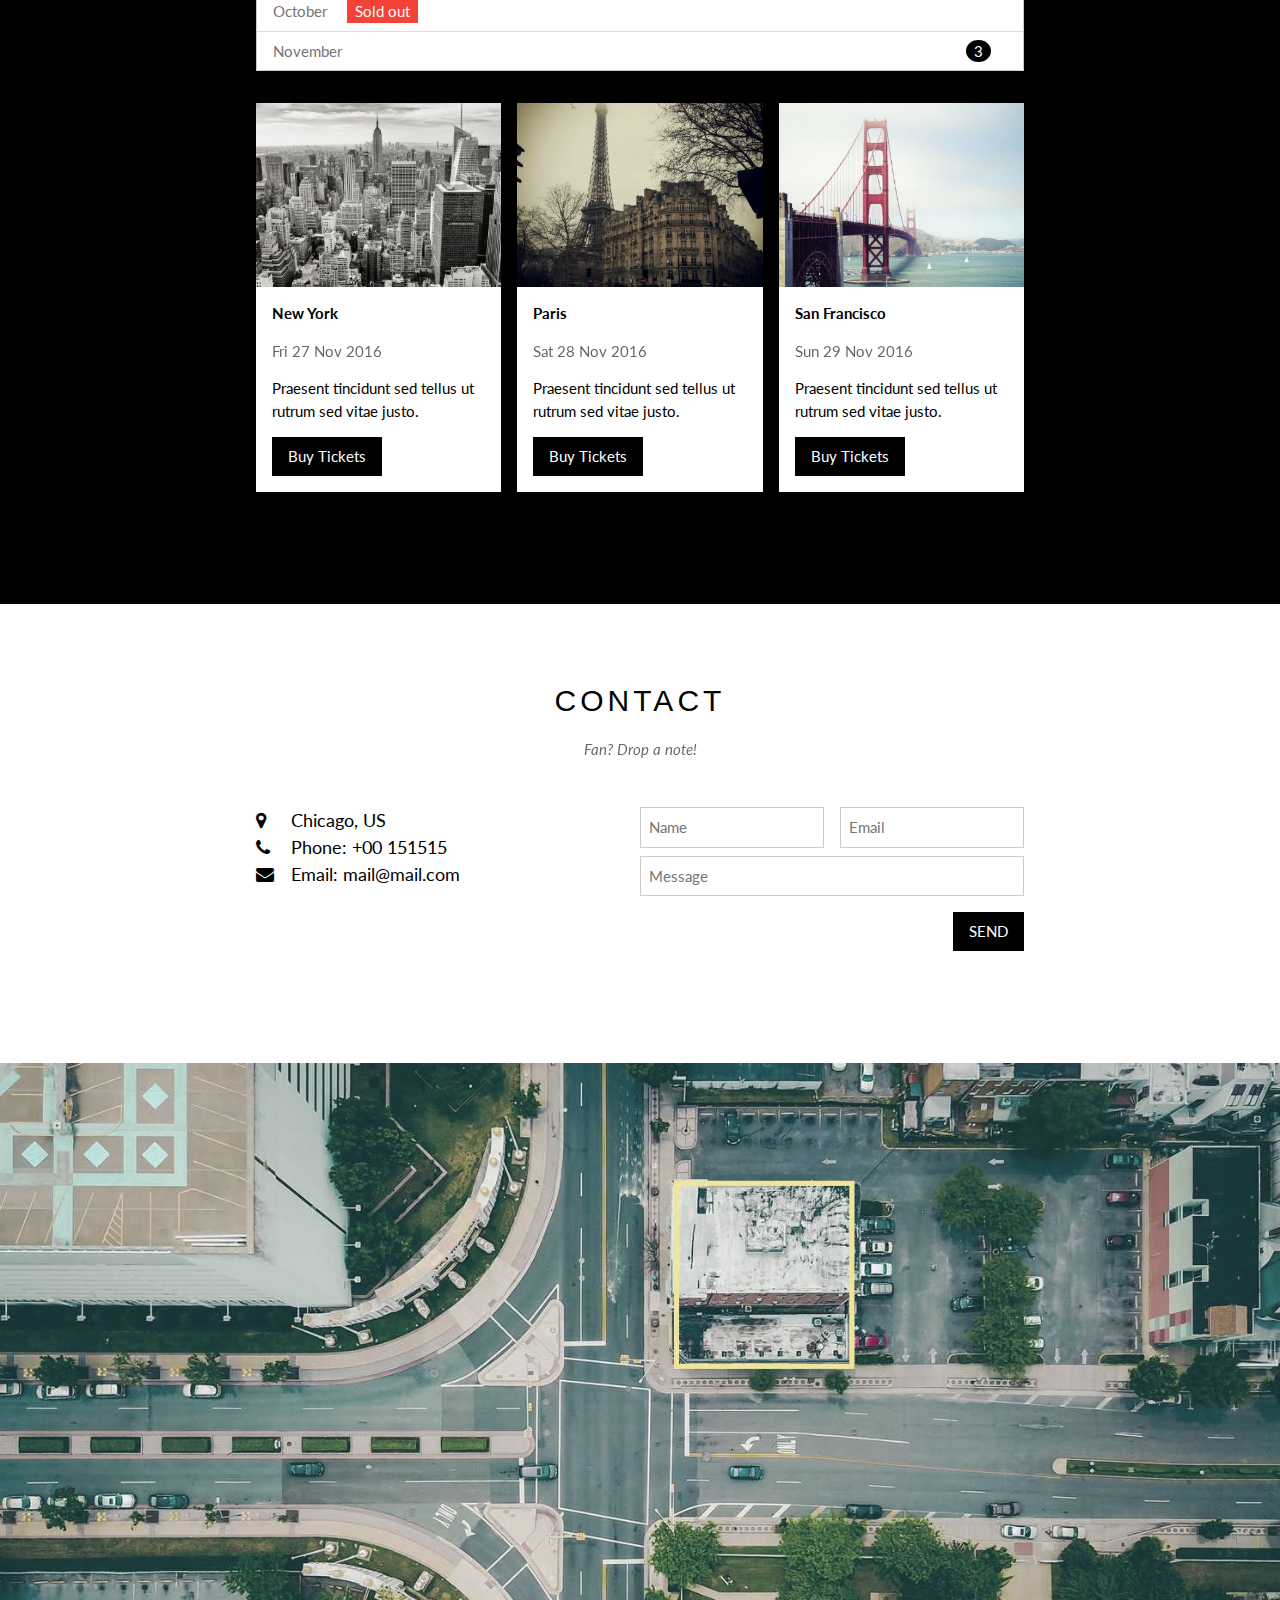
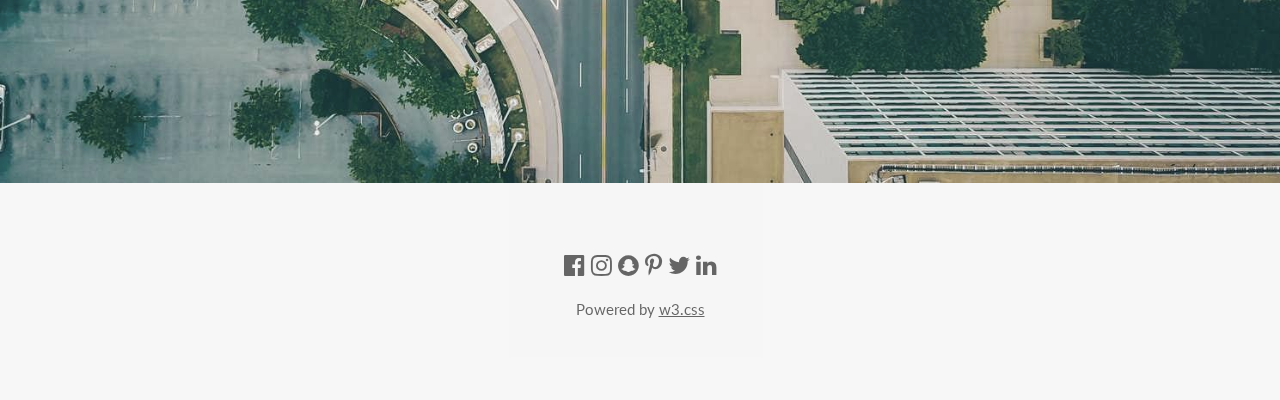
<file: 1205/html/1205.html>
<!DOCTYPE html>
<html lang="en">

<head>
    <title>W3.CSS Template</title>
    <meta charset="UTF-8">
    <meta name="viewport" content="width=device-width, initial-scale=1">
    <link rel="stylesheet" href="https://www.w3schools.com/w3css/4/w3.css">
    <link rel="stylesheet" href="https://fonts.googleapis.com/css?family=Lato">
    <link rel="stylesheet" href="https://cdnjs.cloudflare.com/ajax/libs/font-awesome/4.7.0/css/font-awesome.min.css">
    <style>
        body {
            font-family: "Lato", sans-serif
        }

        .mySlides {
            display: none
        }
    </style>
</head>

<body>

    <!-- Navbar -->
    <div class="w3-top">
        <div class="w3-bar w3-black w3-card">
            <a class="w3-bar-item w3-button w3-padding-large w3-hide-medium w3-hide-large w3-right"
                href="javascript:void(0)" onclick="myFunction()" title="Toggle Navigation Menu"><i
                    class="fa fa-bars"></i></a>
            <a href="#" class="w3-bar-item w3-button w3-padding-large">HOME</a>
            <a href="#band" class="w3-bar-item w3-button w3-padding-large w3-hide-small">BAND</a>
            <a href="#tour" class="w3-bar-item w3-button w3-padding-large w3-hide-small">TOUR</a>
            <a href="#contact" class="w3-bar-item w3-button w3-padding-large w3-hide-small">CONTACT</a>
            <div class="w3-dropdown-hover w3-hide-small">
                <button class="w3-padding-large w3-button" title="More">MORE <i class="fa fa-caret-down"></i></button>
                <div class="w3-dropdown-content w3-bar-block w3-card-4">
                    <a href="#" class="w3-bar-item w3-button">Merchandise</a>
                    <a href="#" class="w3-bar-item w3-button">Extras</a>
                    <a href="#" class="w3-bar-item w3-button">Media</a>
                </div>
            </div>
            <a href="javascript:void(0)" class="w3-padding-large w3-hover-red w3-hide-small w3-right"><i
                    class="fa fa-search"></i></a>
        </div>
    </div>

    <!-- Navbar on small screens (remove the onclick attribute if you want the navbar to always show on top of the content when clicking on the links) -->
    <div id="navDemo" class="w3-bar-block w3-black w3-hide w3-hide-large w3-hide-medium w3-top" style="margin-top:46px">
        <a href="#band" class="w3-bar-item w3-button w3-padding-large" onclick="myFunction()">BAND</a>
        <a href="#tour" class="w3-bar-item w3-button w3-padding-large" onclick="myFunction()">TOUR</a>
        <a href="#contact" class="w3-bar-item w3-button w3-padding-large" onclick="myFunction()">CONTACT</a>
        <a href="#" class="w3-bar-item w3-button w3-padding-large" onclick="myFunction()">MERCH</a>
    </div>

    <!-- Page content -->
    <div class="w3-content" style="max-width:2000px;margin-top:46px">

        <!-- Automatic Slideshow Images -->
        <div class="mySlides w3-display-container w3-center">
            <img src="/1205/w3images/la.jpg" style="width:100%">
            <div class="w3-display-bottommiddle w3-container w3-text-white w3-padding-32 w3-hide-small">
                <h3>Los Angeles</h3>
                <p><b>We had the best time playing at Venice Beach!</b></p>
            </div>
        </div>
        <div class="mySlides w3-display-container w3-center">
            <img src="/1205/w3images/ny.jpg" style="width:100%">
            <div class="w3-display-bottommiddle w3-container w3-text-white w3-padding-32 w3-hide-small">
                <h3>New York</h3>
                <p><b>The atmosphere in New York is lorem ipsum.</b></p>
            </div>
        </div>
        <div class="mySlides w3-display-container w3-center">
            <img src="/1205/w3images/chicago.jpg" style="width:100%">
            <div class="w3-display-bottommiddle w3-container w3-text-white w3-padding-32 w3-hide-small">
                <h3>Chicago</h3>
                <p><b>Thank you, Chicago - A night we won't forget.</b></p>
            </div>
        </div>

        <!-- The Band Section -->
        <div class="w3-container w3-content w3-center w3-padding-64" style="max-width:800px" id="band">
            <h2 class="w3-wide">THE BAND</h2>
            <p class="w3-opacity"><i>We love music</i></p>
            <p class="w3-justify">We have created a fictional band website. Lorem ipsum dolor sit amet, consectetur
                adipiscing elit, sed do eiusmod tempor incididunt ut labore et dolore magna aliqua. Ut enim ad minim
                veniam, quis nostrud exercitation ullamco laboris nisi ut aliquip
                ex ea commodo consequat. Duis aute irure dolor in reprehenderit in voluptate velit esse cillum dolore eu
                fugiat nulla pariatur. Excepteur sint occaecat cupidatat non proident, sunt in culpa qui officia
                deserunt mollit anim id est laborum consectetur
                adipiscing elit, sed do eiusmod tempor incididunt ut labore et dolore magna aliqua. Ut enim ad minim
                veniam, quis nostrud exercitation ullamco laboris nisi ut aliquip ex ea commodo consequat.</p>
            <div class="w3-row w3-padding-32">
                <div class="w3-third">
                    <p>Name</p>
                    <img src="/1205/w3images/bandmember.jpg" class="w3-round w3-margin-bottom" alt="Random Name"
                        style="width:60%">
                </div>
                <div class="w3-third">
                    <p>Name</p>
                    <img src="/1205/w3images/bandmember.jpg" class="w3-round w3-margin-bottom" alt="Random Name"
                        style="width:60%">
                </div>
                <div class="w3-third">
                    <p>Name</p>
                    <img src="/1205/w3images/bandmember.jpg" class="w3-round" alt="Random Name" style="width:60%">
                </div>
            </div>
        </div>

        <!-- The Tour Section -->
        <div class="w3-black" id="tour">
            <div class="w3-container w3-content w3-padding-64" style="max-width:800px">
                <h2 class="w3-wide w3-center">TOUR DATES</h2>
                <p class="w3-opacity w3-center"><i>Remember to book your tickets!</i></p><br>

                <ul class="w3-ul w3-border w3-white w3-text-grey">
                    <li class="w3-padding">September <span class="w3-tag w3-red w3-margin-left">Sold out</span></li>
                    <li class="w3-padding">October <span class="w3-tag w3-red w3-margin-left">Sold out</span></li>
                    <li class="w3-padding">November <span class="w3-badge w3-right w3-margin-right">3</span></li>
                </ul>

                <div class="w3-row-padding w3-padding-32" style="margin:0 -16px">
                    <div class="w3-third w3-margin-bottom">
                        <img src="/1205/w3images/newyork.jpg" alt="New York" style="width:100%"
                            class="w3-hover-opacity">
                        <div class="w3-container w3-white">
                            <p><b>New York</b></p>
                            <p class="w3-opacity">Fri 27 Nov 2016</p>
                            <p>Praesent tincidunt sed tellus ut rutrum sed vitae justo.</p>
                            <button class="w3-button w3-black w3-margin-bottom"
                                onclick="document.getElementById('ticketModal').style.display='block'">Buy
                                Tickets</button>
                        </div>
                    </div>
                    <div class="w3-third w3-margin-bottom">
                        <img src="/1205/w3images/paris.jpg" alt="Paris" style="width:100%" class="w3-hover-opacity">
                        <div class="w3-container w3-white">
                            <p><b>Paris</b></p>
                            <p class="w3-opacity">Sat 28 Nov 2016</p>
                            <p>Praesent tincidunt sed tellus ut rutrum sed vitae justo.</p>
                            <button class="w3-button w3-black w3-margin-bottom"
                                onclick="document.getElementById('ticketModal').style.display='block'">Buy
                                Tickets</button>
                        </div>
                    </div>
                    <div class="w3-third w3-margin-bottom">
                        <img src="/1205/w3images/sanfran.jpg" alt="San Francisco" style="width:100%"
                            class="w3-hover-opacity">
                        <div class="w3-container w3-white">
                            <p><b>San Francisco</b></p>
                            <p class="w3-opacity">Sun 29 Nov 2016</p>
                            <p>Praesent tincidunt sed tellus ut rutrum sed vitae justo.</p>
                            <button class="w3-button w3-black w3-margin-bottom"
                                onclick="document.getElementById('ticketModal').style.display='block'">Buy
                                Tickets</button>
                        </div>
                    </div>
                </div>
            </div>
        </div>

        <!-- Ticket Modal -->
        <div id="ticketModal" class="w3-modal">
            <div class="w3-modal-content w3-animate-top w3-card-4">
                <header class="w3-container w3-teal w3-center w3-padding-32">
                    <span onclick="document.getElementById('ticketModal').style.display='none'"
                        class="w3-button w3-teal w3-xlarge w3-display-topright">×</span>
                    <h2 class="w3-wide"><i class="fa fa-suitcase w3-margin-right"></i>Tickets</h2>
                </header>
                <div class="w3-container">
                    <p><label><i class="fa fa-shopping-cart"></i> Tickets, $15 per person</label></p>
                    <input class="w3-input w3-border" type="text" placeholder="How many?">
                    <p><label><i class="fa fa-user"></i> Send To</label></p>
                    <input class="w3-input w3-border" type="text" placeholder="Enter email">
                    <button class="w3-button w3-block w3-teal w3-padding-16 w3-section w3-right">PAY <i
                            class="fa fa-check"></i></button>
                    <button class="w3-button w3-red w3-section"
                        onclick="document.getElementById('ticketModal').style.display='none'">Close <i
                            class="fa fa-remove"></i></button>
                    <p class="w3-right">Need <a href="#" class="w3-text-blue">help?</a></p>
                </div>
            </div>
        </div>

        <!-- The Contact Section -->
        <div class="w3-container w3-content w3-padding-64" style="max-width:800px" id="contact">
            <h2 class="w3-wide w3-center">CONTACT</h2>
            <p class="w3-opacity w3-center"><i>Fan? Drop a note!</i></p>
            <div class="w3-row w3-padding-32">
                <div class="w3-col m6 w3-large w3-margin-bottom">
                    <i class="fa fa-map-marker" style="width:30px"></i> Chicago, US<br>
                    <i class="fa fa-phone" style="width:30px"></i> Phone: +00 151515<br>
                    <i class="fa fa-envelope" style="width:30px"> </i> Email: mail@mail.com<br>
                </div>
                <div class="w3-col m6">
                    <form action="/action_page.php" target="_blank">
                        <div class="w3-row-padding" style="margin:0 -16px 8px -16px">
                            <div class="w3-half">
                                <input class="w3-input w3-border" type="text" placeholder="Name" required name="Name">
                            </div>
                            <div class="w3-half">
                                <input class="w3-input w3-border" type="text" placeholder="Email" required name="Email">
                            </div>
                        </div>
                        <input class="w3-input w3-border" type="text" placeholder="Message" required name="Message">
                        <button class="w3-button w3-black w3-section w3-right" type="submit">SEND</button>
                    </form>
                </div>
            </div>
        </div>

        <!-- End Page Content -->
    </div>

    <!-- Image of location/map -->
    <img src="/1205/w3images/map.jpg" class="w3-image w3-greyscale-min" style="width:100%">

    <!-- Footer -->
    <footer class="w3-container w3-padding-64 w3-center w3-opacity w3-light-grey w3-xlarge">
        <i class="fa fa-facebook-official w3-hover-opacity"></i>
        <i class="fa fa-instagram w3-hover-opacity"></i>
        <i class="fa fa-snapchat w3-hover-opacity"></i>
        <i class="fa fa-pinterest-p w3-hover-opacity"></i>
        <i class="fa fa-twitter w3-hover-opacity"></i>
        <i class="fa fa-linkedin w3-hover-opacity"></i>
        <p class="w3-medium">Powered by <a href="https://www.w3schools.com/w3css/default.asp" target="_blank">w3.css</a>
        </p>
    </footer>

    <script>
        // Automatic Slideshow - change image every 4 seconds
        var myIndex = 0;
        carousel();

        function carousel() {
            var i;
            var x = document.getElementsByClassName("mySlides");
            for (i = 0; i < x.length; i++) {
                x[i].style.display = "none";
            }
            myIndex++;
            if (myIndex > x.length) { myIndex = 1 }
            x[myIndex - 1].style.display = "block";
            setTimeout(carousel, 4000);
        }

        // Used to toggle the menu on small screens when clicking on the menu button
        function myFunction() {
            var x = document.getElementById("navDemo");
            if (x.className.indexOf("w3-show") == -1) {
                x.className += " w3-show";
            } else {
                x.className = x.className.replace(" w3-show", "");
            }
        }

        // When the user clicks anywhere outside of the modal, close it
        var modal = document.getElementById('ticketModal');
        window.onclick = function (event) {
            if (event.target == modal) {
                modal.style.display = "none";
            }
        }
    </script>

</body>

</html>
</file>
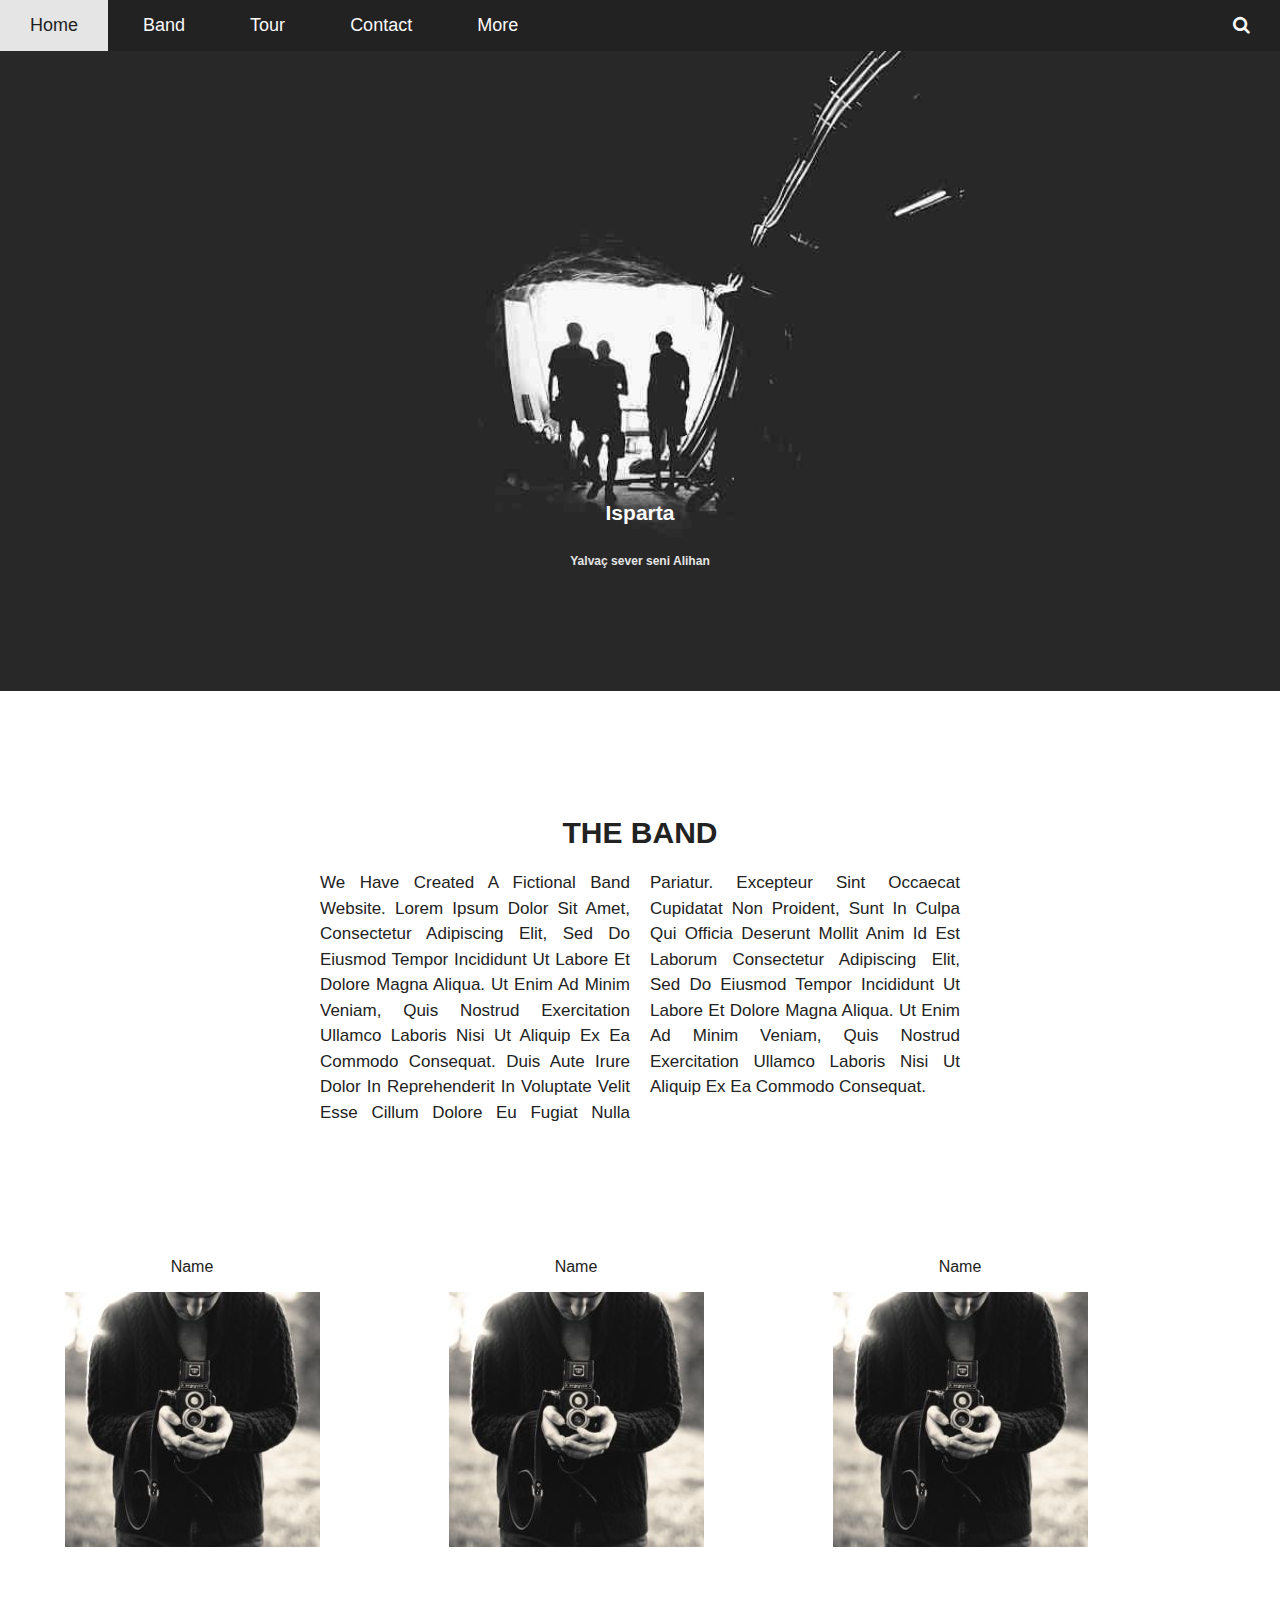
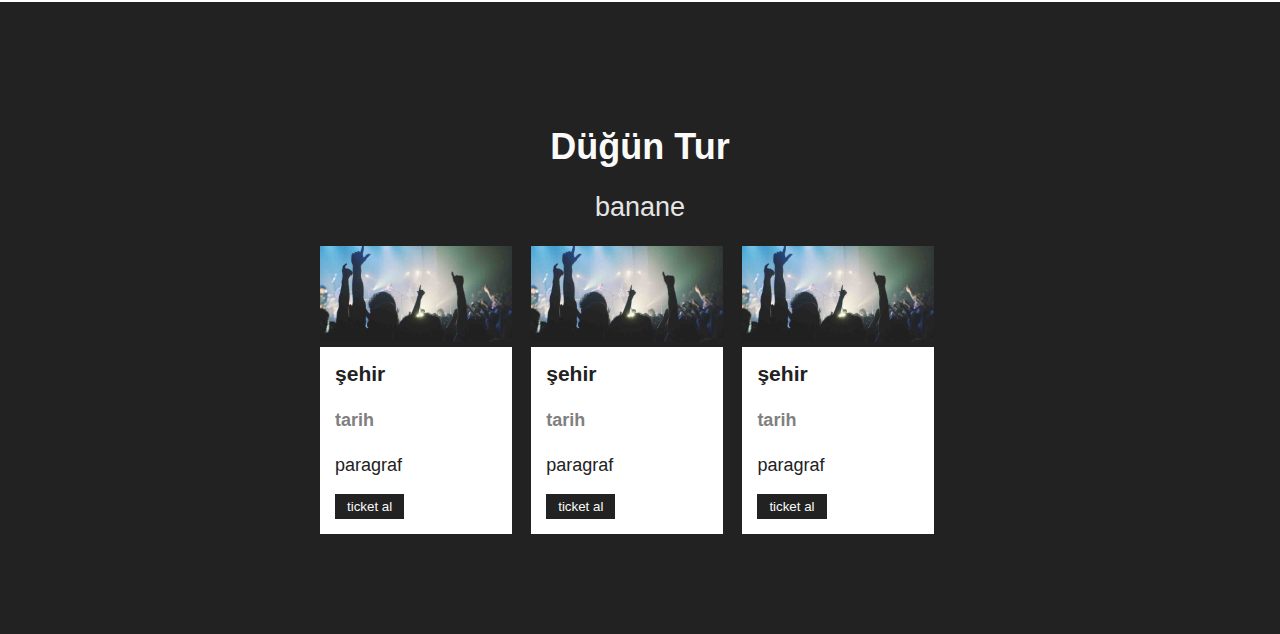
<file: 1205/html/1205ders.html>
<!DOCTYPE html>
<html lang="en">

<head>
    <meta charset="UTF-8">
    <meta http-equiv="X-UA-Compatible" content="IE=edge">
    <meta name="viewport" content="width=device-width, initial-scale=1.0">
    <title>Document</title>
    <link rel="stylesheet" href="https://cdnjs.cloudflare.com/ajax/libs/font-awesome/4.7.0/css/font-awesome.min.css">
    <link rel="stylesheet" href="../css/style.css">
</head>

<body>
    <nav>
        <div id="head">
            <ul>
                <li><a href="#">Home</a></li>
                <li><a href="#">Band</a></li>
                <li><a href="#">Tour</a></li>
                <li><a href="#">Contact</a></li>
                <li><a href="#">More</a></li>
            </ul>
        </div>
        <div id="search">
            <a href="#"><i class="fa fa-search"></i></a>
        </div>
        <div class="clear-fix"></div>
    </nav>
    <div id="main-img">
        <img src="../w3images/la.jpg" alt="" srcset="">
        <h3>Isparta</h3>
        <h6>Yalvaç sever seni Alihan</h6>
    </div>

    <div id="title">
        <h1>The Band</h1>
        <p>We have created a fictional band website. Lorem ipsum dolor sit amet, consectetur adipiscing elit, sed do
            eiusmod tempor incididunt ut labore et dolore magna aliqua. Ut enim ad minim veniam, quis nostrud
            exercitation ullamco laboris nisi ut aliquip ex ea commodo consequat. Duis aute irure dolor in reprehenderit
            in voluptate velit esse cillum dolore eu fugiat nulla pariatur. Excepteur sint occaecat cupidatat non
            proident, sunt in culpa qui officia deserunt mollit anim id est laborum consectetur adipiscing elit, sed do
            eiusmod tempor incididunt ut labore et dolore magna aliqua. Ut enim ad minim veniam, quis nostrud
            exercitation ullamco laboris nisi ut aliquip ex ea commodo consequat.
        </p>
    </div>
    <div id="description-images">
        <div class="description-images">
            <h3>Name</h3>
            <img src="../w3images/bandmember.jpg" alt="" srcset="">
        </div>
        <div class="description-images">
            <h3>Name</h3>
            <img src="../w3images/bandmember.jpg" alt="" srcset="">
        </div>
        <div class="description-images">
            <h3>Name</h3>
            <img src="../w3images/bandmember.jpg" alt="" srcset="">
        </div>
        <div class="clear-fix"></div>
    </div>
    <div id="tour">
        <h1>Düğün Tur</h1>
        <h2>banane</h2>
        <div id="tour-boxes">
            <div class="tour-box">
                <img src="../w3images/ny.jpg" alt="">
                <div class="boxd">
                    <h3>şehir</h3>
                    <h4>tarih</h4>
                    <p>paragraf</p>
                    <button type="button">ticket al</button>
                </div>
            </div>
            <div class="tour-box">
                <img src="../w3images/ny.jpg" alt="">
                <div class="boxd">
                    <h3>şehir</h3>
                    <h4>tarih</h4>
                    <p>paragraf</p>
                    <button type="button">ticket al</button>
                </div>
            </div>
            <div class="tour-box">
                <img src="../w3images/ny.jpg" alt="">
                <div class="boxd">
                    <h3>şehir</h3>
                    <h4>tarih</h4>
                    <p>paragraf</p>
                    <button type="button">ticket al</button>
                </div>
            </div>
            <div class="clear-fix"></div>
        </div>
    </div>
    <div id="map"></div>
    <footer></footer>

</body>

</html>
</file>
<file: 0306/style.css>
body {
    margin: 0;
    padding: 0;
    font-family: Verdana, Geneva, Tahoma, sans-serif;
}

header {
    position: relative;
    width: 1500px;
    height: auto;
    margin-left: auto;
    margin-right: auto;
}

header img {
    max-width: 100%;
    height: auto;
    vertical-align: middle;
}

header #title-box {
    position: absolute;
    left: 50%;
    top: 50%;
    transform: translate(-50%, -50%);
    padding: 12px 24px;
    border: 1px solid #ccc;
}

header #title-box h1,
header #title-box h3 {
    text-align: center;
    color: #f1f1f1;
    font-size: 48px;
    margin: 10px 0;
    letter-spacing: 4px;
}

header #title-box h3 {
    font-size: 24px;
}

header nav {
    bottom: -16px;
    position: absolute;
    left: 50%;
    transform: translate(-50%, 0%);
    border-radius: 4px;
    background-color: #f1f1f1;
    width: auto;
    display: inline-block;
}

header nav a {
    float: left;
    text-decoration: none;
    color: rgb(14, 14, 14);
    padding: 8px 16px;
    width: auto;
    cursor: pointer;
    text-align: center;
}

header nav a:hover {
    background-color: #ccc;
}

main {
    padding: 12px 24px;
    margin-top: 16px;
    max-width: 980px;
    margin-left: auto;
    margin-right: auto;
}

main img {
    max-width: 100%;
    height: auto;
    margin-top: 16px;
}

main img:first-child {
    margin-top: 0;
}

#contact {
    color: black;
    background-color: #f1f1f1;
    padding: 32px 24px;
    margin-top: 16px;
}

#contact h3 {
    color: black;
    text-align: center;
    margin: 10px 0;
    font-size: 24px;
}

#contact hr {
    border: 0;
    border-top: 1px solid #eee;
    margin: 20px 0;
    box-sizing: content-box;
    height: 0;
}

#contact form {
    margin-top: 0em;
}

#contact form div {
    margin: 16px 0;
}

#contact form div input {
    border: 1px solid #ccc;
    padding: 8px;
    display: block;
    width: 100%;
    margin: 0;
}

#contact form button {
    color: white;
    background-color: #616161;
    display: block;
    width: 100%;
    user-select: none;
    border: none;
    padding: 8px 16px;
    text-decoration: none;
    text-align: center;
    cursor: pointer;
    white-space: nowrap;
}

@media (max-width: 1515px) {
    header {
        width: 100%;
    }
}

@media (max-width: 995px) {
    header #title-box h1 {
        font-size: 18px;
    }

    header #title-box h3 {
        display: none;
        font-size: 24px;
    }
}

@media (max-width: 600px) {
    header nav {
        position: relative;
        padding-top: 16px;
        padding-bottom: 16px;
        border-radius: 0;
        width: 100%;
        text-align: center;
        bottom: 0;
        justify-content: center;
    }

    main {
        margin-top: 16px;
    }
}
</file>
<file: 1006/style.css>
html,
body {
    margin: 0;
    padding: 0;
    font-family: Arial, Helvetica, sans-serif;
    line-height: 1.5;
}

h1,
h2 {
    margin: 0;
    padding: 0;
    text-decoration: none;
}

nav {
    top: 0;
    position: fixed;
    background-color: red;
    color: white;
    height: calc(100% - 16px);
    width: calc(300px - 32px);
    padding: 8px 16px;
    z-index: 10;
}

nav #company-name {
    padding: 0 16px;
}

nav #company-name h2 {
    padding: 64px 0;
    margin: 10px 0;
    font-size: 24px;
}

nav #menu-list a {
    width: calc(100% - 32px);
    display: block;
    padding: 8px 16px;
    text-align: left;
    white-space: normal;
    text-decoration: none;
    cursor: pointer;
    color: white;
    font-size: 18px;
    line-height: 1.5;
    user-select: none;
    font-weight: bold;
}

nav #menu-list a:hover {
    color: black;
    background-color: white;
}

header {
    display: none;
}

main {
    margin: 0 40px 0 340px;
    background-color: aqua;
    transition: margin-left .4s;
    font-size: 16px;
}

main #header {
    margin-top: 80px;
    padding: 0 16px;
}

main #header h1 {
    margin: 10px 0;
}

main #header h1:first-child {
    font-size: 64px;
}

main #header h1:nth-child(2) {
    font-size: 48px;
    color: red;
}

main #header hr {
    width: 50px;
    border: 5px solid red;
    border-radius: 4px;
    box-sizing: content-box;
    height: 0;
    overflow: ellipsis;
    margin: 20px 0;
}

main #photos,
main #photos .col {
    padding: 0 8px;
}

main #photos .col {
    margin: auto;
    display: inline-block;
    width: calc(calc(100% - 340px) * 0.48);
}

main #photos .col img {
    width: 100%;
    margin-bottom: -6px;
    margin-top: 16px;
    opacity: 0.8;
    cursor: pointer;
    vertical-align: middle;
}

@media (max-width:900px) {
    nav {
        display: none;
    }

    header {
        top: 0;
        display: block;
        font-size: 24px;
        position: fixed;
        background-color: red;
        color: white;
        width: calc(100% - 32px);
        padding: 8px 16px;
        z-index: 9;
    }

    header a {
        display: inline-block;
        color: white;
        user-select: none;
        margin-right: 16px;
        text-decoration: none;
        padding: 8px 16px;
        line-height: 1.5;
    }

    header a:hover {
        background-color: gray;
        color: black
    }

    header span {
        user-select: none;
        line-height: 1.5;
    }

    main {
        margin-left: 0;
        margin-right: 0;
    }
}

@media (max-width: 600px) {
    main #photos .col {
        width: 100%;
        float: left;
        display: contents;
    }
}
</file>
<file: 1606/style.css>
html,
body,
h1,
h2,
h3,
h4,
h5 {
    margin: 0;
    padding: 0;
}

body {
    background-color: #f1f1f1;
}

#left-container {
    margin-top: 16px;
    margin-left: 16px;
    margin-right: 8px;
    background-color: white;
    position: absolute;
    left: 0;
    top: 0;
    width: 33%;
    height: auto;
    box-shadow: 0 4px 10px 0 rgb(0 0 0 / 20%), 0 4px 20px 0 rgb(0 0 0 / 19%);
}

.header {
    position: relative;
}

.header img {
    width: 100%;
    height: auto;
}

.header h3 {
    position: absolute;
    left: 0;
    bottom: 0;
    padding: 0 16px;
    margin: 10px 0;
    font-size: 30px;
    font-weight: 400;
}

footer {
    user-select: none;
    background-color: #009688;
    width: 100%;
    height: auto;
    text-align: center;
    color: white;
    position: absolute;
    left: 0;
    bottom: 0;
}

footer i {
    display: inline-block;
}

footer i:hover {
    opacity: 0.75;
}

@media (max-width:600px) {}
</file>
<file: 2306/style.css>
body,
h1,
h2,
h3,
h4,
h5,
h6 {
    margin: 0;
    padding: 0;
    font-family: Verdana, sans-serif;
    font-size: 15px;
    line-height: 1.5;
}

body {
    display: block;
    max-width: 1200px;
    margin-left: auto;
    margin-right: auto;
}

.col {
    padding: 0 16px;
    width: 45%;
    display: inline-block;
}

.col h1:first-child {
    color: #f1f1f1;
    font-size: 36px;
    margin: 10px 0;
    font-weight: 400;
}

.col h1:nth-child(2) {
    color: #757575;
    font-size: 36px;
    margin: 10px 0;
    font-weight: 400;
}

.col h1:nth-child(3) {
    font-size: 64px;
    margin: 10px 0;
    font-weight: 400;
}

.col p {
    color: #757575;
    font-size: 24px;
}

.col img {
    box-sizing: inherit;
}

.panel {
    margin-top: 16px;
    margin-bottom: 16px;
    padding: 0 16px;
}

.panel h4 {
    font-weight: 400;
    margin: 10px 0;
    font-size: 20px;
    color: #757575;
}

.w3 {
    margin-top: 16px;
    margin-bottom: 16px;
    box-sizing: inherit;
}

.third {
    /* display: inline-block; */
    padding: 0 16px;
    width: 30%;
    float: left;
    box-sizing: inherit;
    height: 250px;
}

.third:first-child {
    background-color: black;
    color: white;
}

.third:nth-child(2) {
    background-color: #616161;
    color: white;
    text-align: center;
}

.third:nth-child(3) {
    background-color: #9e9e9e;
    color: white;
    text-align: center;
}

footer {
    color: #757575;
    padding: 0 16px;
    box-sizing: inherit;
}

@media (max-width:600px) {
    .col {
        width: 100%;
    }

    .third {
        width: 100%;
    }
}
</file>
<file: 2406/style.css>
body {
    margin: 0;
    padding: 0;
}

body,
h1,
h2,
h3,
h4,
h5,
h6 {
    font-family: "Karma", sans-serif;
}

h3 {
    font-weight: 400;
    margin: 10px 0;
    font-size: 24px;
}

p {
    font-size: 15px;
}

header {
    position: fixed;
    top: 0;
    width: 100%;
    z-index: 1;
    box-sizing: inherit;
}

header .menu {
    font-size: 24px;
    background-color: white;
    color: black;
    max-width: 1200px;
    margin: auto;
    box-sizing: inherit;
    user-select: none;
}

header .menu-button {
    float: left !important;
    padding: 16px 16px;
    cursor: pointer;
    text-align: center;
    vertical-align: middle;
}

header .menu-button:hover {
    background-color: #ccc;
}

header .menu-title {
    text-align: center;
    display: block;
    padding: 16px 0;
}

header .menu-mail {
    float: right;
    padding: 16px 0;
    display: block;
}

main {
    margin-top: 100px;
    max-width: 1200px;
    padding: 8px 16px;
    margin-left: auto;
    margin-right: auto;
    transition: margin-left .4s;
}

main .meals-row {
    text-align: center;
    padding: 16px 8px;
}

main .meals-row .meal-quarter {
    text-align: center;
    padding: 0 8px;
    width: 22%;
    float: left;
}

main .meals-row .meal-quarter img {
    width: 100%;
    text-align: center;
}

main .pagination {
    padding: 32px 0;
    text-align: center;
}

main .pagination .bar {
    display: inline-block;
    width: auto;
    overflow: hidden;
    text-align: center;
}

main .pagination .bar a {
    text-decoration: none;
    color: black;
    font-size: 15px;
    white-space: normal;
    padding: 8px 16px;
    float: left;
    width: auto;
    display: block;
    outline: 0;
    user-select: none;
    text-align: center;
    cursor: pointer;
}

main .pagination .bar a:hover {
    background-color: #000;
    color: #fff;
}

.a-first {
    background-color: #000;
    color: white !important;
}

.a-first:hover {
    background-color: #ccc !important;
}

hr {
    border: 0;
    border-top: 1px solid #eee;
    margin: 20px 0;
    box-sizing: content-box;
    height: 0;
    overflow: visible;
}

main .about {
    padding: 16px 32px;
    text-align: center;
}

main .about img {
    display: block;
    margin: auto;
    max-width: 100%;
    height: auto;
}

main .about .about-content {
    padding: 0 32px;
    text-align: center;
}

h4 {
    font-weight: 400;
    margin: 10px 0;
    font-size: 20px;
}

h6 {
    font-weight: 400;
    margin: 10px 0;
    font-size: 16px;
}

footer {
    padding: 32px 8px;
    display: block;
}

footer .third {
    padding: 0 8px;
    width: 29%;
    float: left;
}

footer .third ul {
    list-style-type: none;
    padding: 0;
    margin: 0;
}

footer .third ul li {
    padding: 16px 16px;
    border-bottom: 1px solid #ddd;
}

footer .third ul li:hover {
    background-color: #ccc;
}

footer .third ul li img {
    width: 50px;
    float: left;
    margin-right: 16px;
}

footer .third ul li .large {
    font-size: 18px;
}

footer .third .tag {
    background-color: #000;
    color: #fff;
    display: inline-block;
    padding-left: 8px;
    padding-right: 8px;
    text-align: center;
}

footer .third .tag-margin-bottom {
    margin-bottom: 16px;
}

footer .third .tag-black {
    background-color: #000;
    color: #fff;
}

footer .third .tag-dark-grey {
    color: #fff !important;
    background-color: #616161 !important;
}

footer .third .tag-small {
    font-size: 12px;
}


@media (max-width: 992px) {
    main {
        margin-left: 0;
        margin-right: 0;
    }
}

@media (max-width: 600px) {
    main .meals-row .meal-quarter {
        width: 100%;
    }

    footer .third {
        width: 100%;
    }
}
</file>
<file: 0206/css/style.css>
body {
    margin: 0;
    padding: 0;
    color: #000;
    background-color: #f1f1f1;
    font-family: "Raleway", Arial, sans-serif
}

header {
    display: block;
    top: 0;
    width: 90%;
    height: auto;
    margin: auto;
    padding: 24px 16px;
}

header a {
    color: #000;
    padding: 8px 16px;
    font-size: 24px;
    font-weight: lighter;
    text-decoration: none;
    display: inline-block;
}

header a:nth-child(2) {
    float: right;
}

header a:hover {
    background-color: rgb(177, 177, 177);
    border: none;
    cursor: pointer;
}

#images {
    display: flex;
    width: 90%;
    /* width: calc(100% - 24px); */
    height: auto;
    margin: auto;
}

#images .col {
    display: grid;
    width: 50%;
}

#images .col img {
    width: 100%;
    height: auto;
}

#about {
    margin-top: 100px;
    margin-bottom: 50px;
    text-align: center;
}

#about h2 {
    font-size: 30px;
    font-weight: normal;
}

#about img {
    padding: 32px 0px;
    width: 300px;
}

#about p {
    width: 60%;
    margin: auto;
}

#contact {
    text-align: center;
    width: 60%;
    margin: auto;
}

#contact p {
    color: red;
    margin: auto;
    margin-top: 18px;
    margin-bottom: 18px;
}

.row {
    width: 100%;
    margin-top: 16px;
    margin-bottom: 16px;
}

.row input {
    border: 1px solid #ccc !important;
    padding: 8px;
    display: block;
    width: 100%;
}

#contact button {
    display: block;
    width: 100%;
    background-color: #616161 !important;
    border: none;
    padding: 8px 16px;
    color: #fff;
    cursor: pointer;
    text-decoration: none;
    text-align: center;
    font-size: medium;
}

#contact button:hover {
    background-color: #9e9e9e !important;
    color: #000;
}

footer {
    width: 100%;
    margin: auto;
    margin-top: 24px;
    margin-bottom: 54px;
    text-align: center;
}

@media (max-width: 1515px) {
    #images {
        width: 100%;
    }
}

@media (max-width: 600px) {
    #images {
        width: 100%;
    }

    #images .col {
        width: 100%;
    }
}
</file>
<file: 2605/css/style.css>
body {
    padding: 0;
    margin: 0;
    font-family: 'Segoe UI', Tahoma, Geneva, Verdana, sans-serif;
    font-size: 16px;
}

header {
    background-color: white;
    box-shadow: 5px 10px 18px #888888;
    position: sticky;
    left: 0;
    top: 0;
    padding: 10px 20px;
    z-index: 9;
}

#logo {
    width: 20%;
    float: left;
    padding: 5px 15px;
}

#logo a {
    text-decoration: none;
    color: #000;
    letter-spacing: 2px;
}

#logo b {
    margin-right: 5px;
}

nav {
    width: 75%;
    float: right;
}

nav ul {
    margin: 0;
    padding: 0;
    list-style-type: none;
}

nav a {
    float: left;
    display: inline-block;
    text-decoration: none;
    color: #000;
    padding: 5px 15px;
    letter-spacing: 2px;
}

nav a:hover {
    background-color: #ddd;
}

main {
    width: 90%;
    margin: auto;
}

#banner {
    margin-bottom: 40px;
    position: relative;
}

#banner img {
    width: 100%;
    height: auto;
}

#banner h1 {
    position: absolute;
    top: 50%;
    left: 0;
    width: 100%;
    text-align: center;
}

#banner h1 span {
    background-color: black;
    color: white;
    opacity: 0.75;
    padding: 8px;
}

#projects {
    margin-top: 50px;
}

h1.title {
    border-bottom: 1px solid #ccc;
    padding-bottom: 30px;
    margin-bottom: 40px;
    font-weight: normal;
}

.project {
    float: left;
    width: calc(25% - 20px);
    margin-right: 20px;
    position: relative;
}

.project:nth-child(4n+1) {
    margin-right: 0;
}

.project img {
    width: 100%;
}

.project h2 {
    position: absolute;
    top: 0;
    left: 0;
    margin: 0;
    padding: 5px;
    background-color: rgba(0, 0, 0, 0.9);
    color: #fff;
    font-size: 14px;
    font-weight: normal;
}

#about {
    margin-top: 50px;
}

footer a {
    text-decoration: none;
}

.clearfix {
    clear: both;
}
</file>
<file: 1205/css/style.css>
body {
    padding: 0;
    margin: 0;
    font-family: 'Franklin Gothic Medium', 'Arial Narrow', Arial, sans-serif;
    font-size: large;
    color: #222;
}

nav {
    background-color: #222;
    height: auto;
    position: sticky;
    top: 0;
    width: 100%;
    z-index: 9999999999;
}

#head {
    width: 85%;
    float: left;
}

#search {
    color: #FAFAFA;
    width: 15%;
    float: right;
    text-align: right;
}

#search a {
    color: #FAFAFA;
    text-decoration: none;
    display: inline-block;
    padding: 15px 30px;
}

#search a:hover {
    background-color: red;
}

nav ul {
    margin: 0;
    padding: 0;
    list-style: none;
}

nav ul li {
    display: inline-block;
}

nav ul li a {
    display: block;
    color: #FAFAFA;
    padding: 15px 30px;
    text-decoration: none;
}

nav ul li a:hover {
    background-color: #E5E5E5;
    color: #222;
}

/*#main-img {
    position: relative;
}*/

#main-img {
    position: relative;
}

#main-img img {
    width: 100%;
}

#main-img h3 {
    color: #FAFAFA;
    position: absolute;
    left: 0;
    bottom: 150px;
    text-align: center;
    width: 100%;
}

#main-img h6 {
    color: #E5E5E5;
    position: absolute;
    left: 0;
    bottom: 100px;
    text-align: center;
    width: 100%;
}

#title {
    padding: 100px 0px;
    width: 50%;
    margin-left: auto;
    margin-right: auto;
}

#title h1 {
    font-size: 30px;
    text-align: center;
    text-transform: uppercase;
}

#title p {
    text-align: center;
    text-transform: capitalize;
    line-height: 150%;
    font-size: 17px;
    column-count: 2;
    column-gap: 20px;
    text-align: justify;
}

#description-images {
    margin-top: 0;
}

.description-images {
    float: left;
    width: 30%;
    text-align: center;
}

.description-images h3 {
    font-weight: normal;
    font-size: 16px;
}

#tour {
    margin-top: 50px;
    background-color: #222;
    padding-top: 100px;
    padding-bottom: 100px;
}

#tour-boxes {
    width: 50%;
    margin-left: auto;
    margin-right: auto;
}

#tour h1 {
    color: #FAFAFA;
    text-align: center;
}

#tour h2 {
    color: #E5E5E5;
    text-align: center;
    font-weight: 100;
}

.tour-box {
    width: 30%;
    float: left;
    background-color: #222;
    margin-right: 3%;
}

.tour-box:last-child {
    margin-right: 0;
}

.tour-box img {
    width: 100%;
    height: auto;
}

.tour-box img:hover {
    opacity: 0.75;
}

.tour-box h3 {
    margin: 0;

}

.tour-box h4 {
    color: gray;
}

.tour-box button {
    background-color: #222;
    color: #FAFAFA;
    border: none;
    padding: 5px 12px;
}

.tour-box button:hover {
    background-color: #E5E5E5;
    color: #222;
}

.boxd {
    background-color: white;
    padding: 15px;
}


.clear-fix {
    clear: both;
}

@media (max-width: 1199px) {
    #title p {
        letter-spacing: inherit;
        word-spacing: inherit;
    }

    #tour-boxes,
    #title {
        width: 100%;
    }
}

@media (max-width: 991px) {
    #title p {
        column-count: 1;
    }
}

@media (max-width: 767px) {
    #main-img h3 {
        font-size: 20px;
        color: green;
    }

    #main-img h6 {
        font-size: 17px;
        color: green;
    }
}

@media (max-width: 575px) {

    #main-img h3,
    #main-img h6 {
        display: none;
    }
}

@media (min-width:0px) and (max-width:575px) {}
</file>
